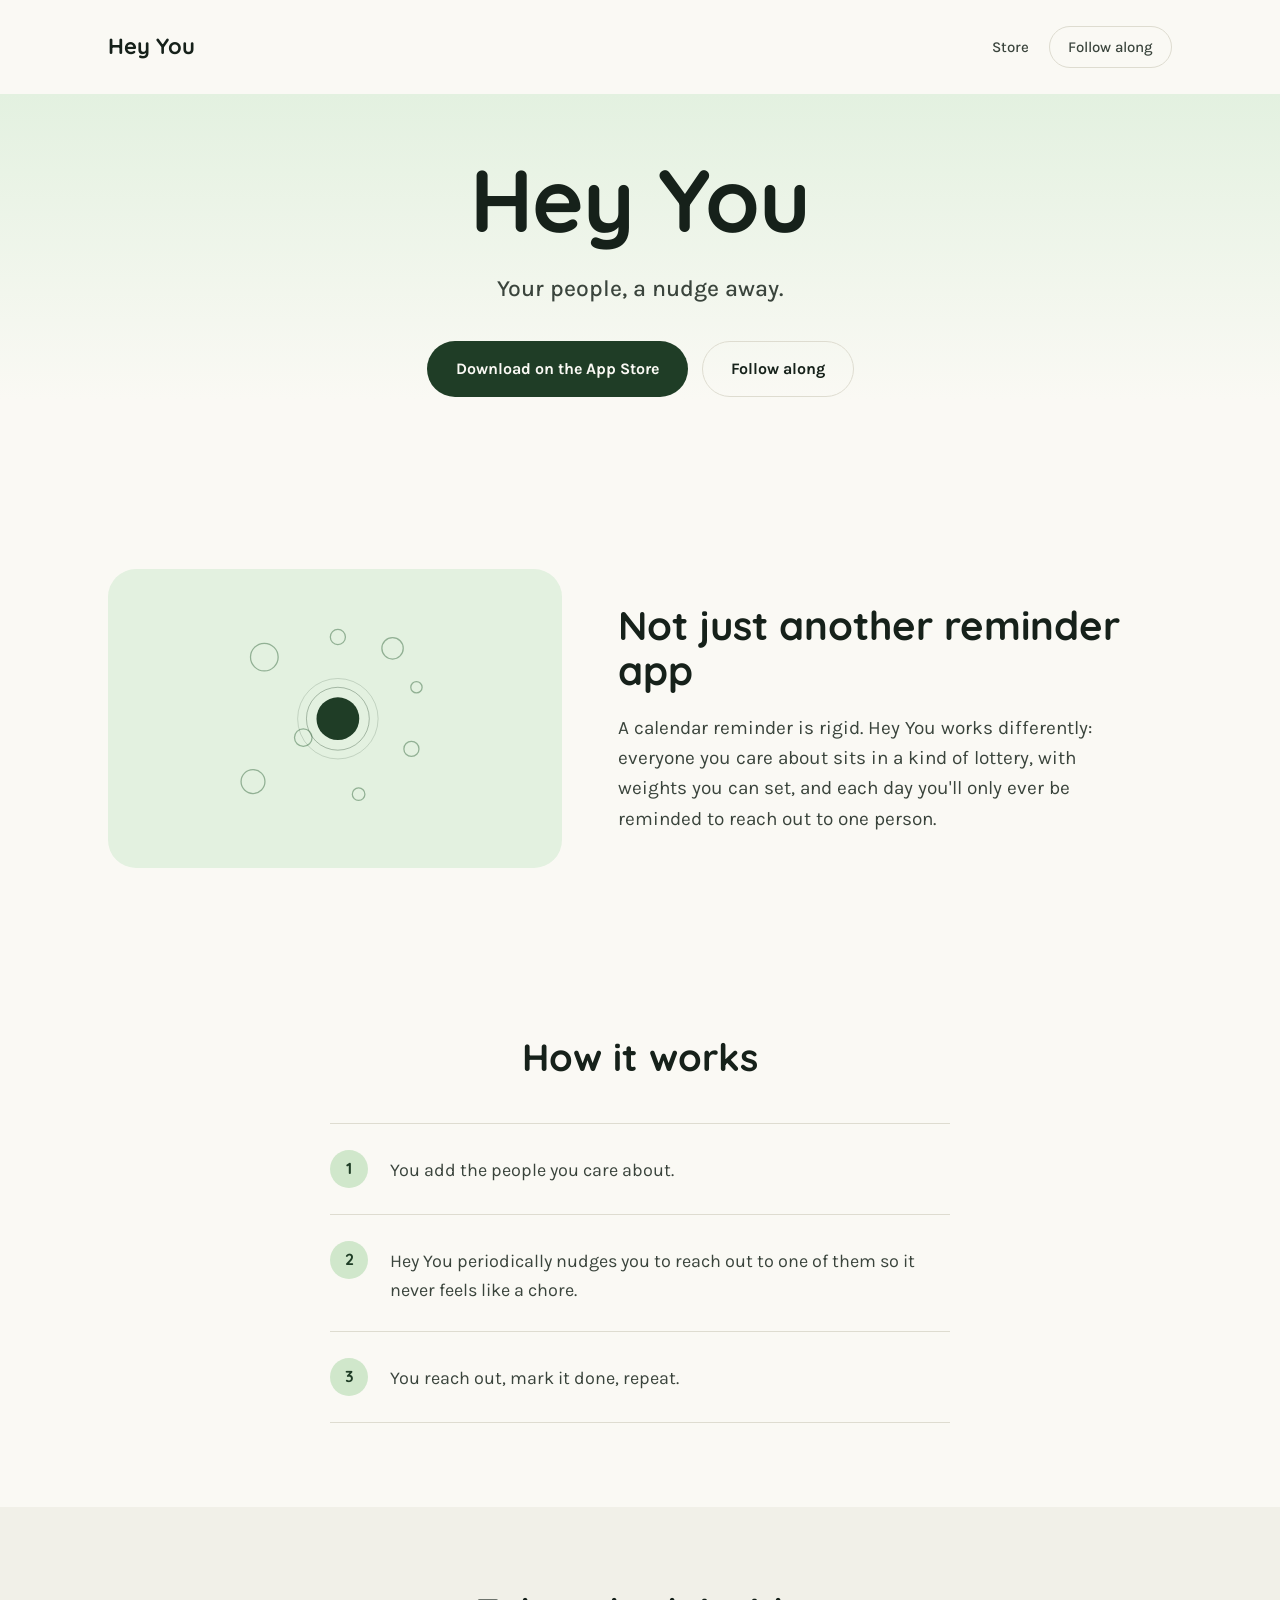
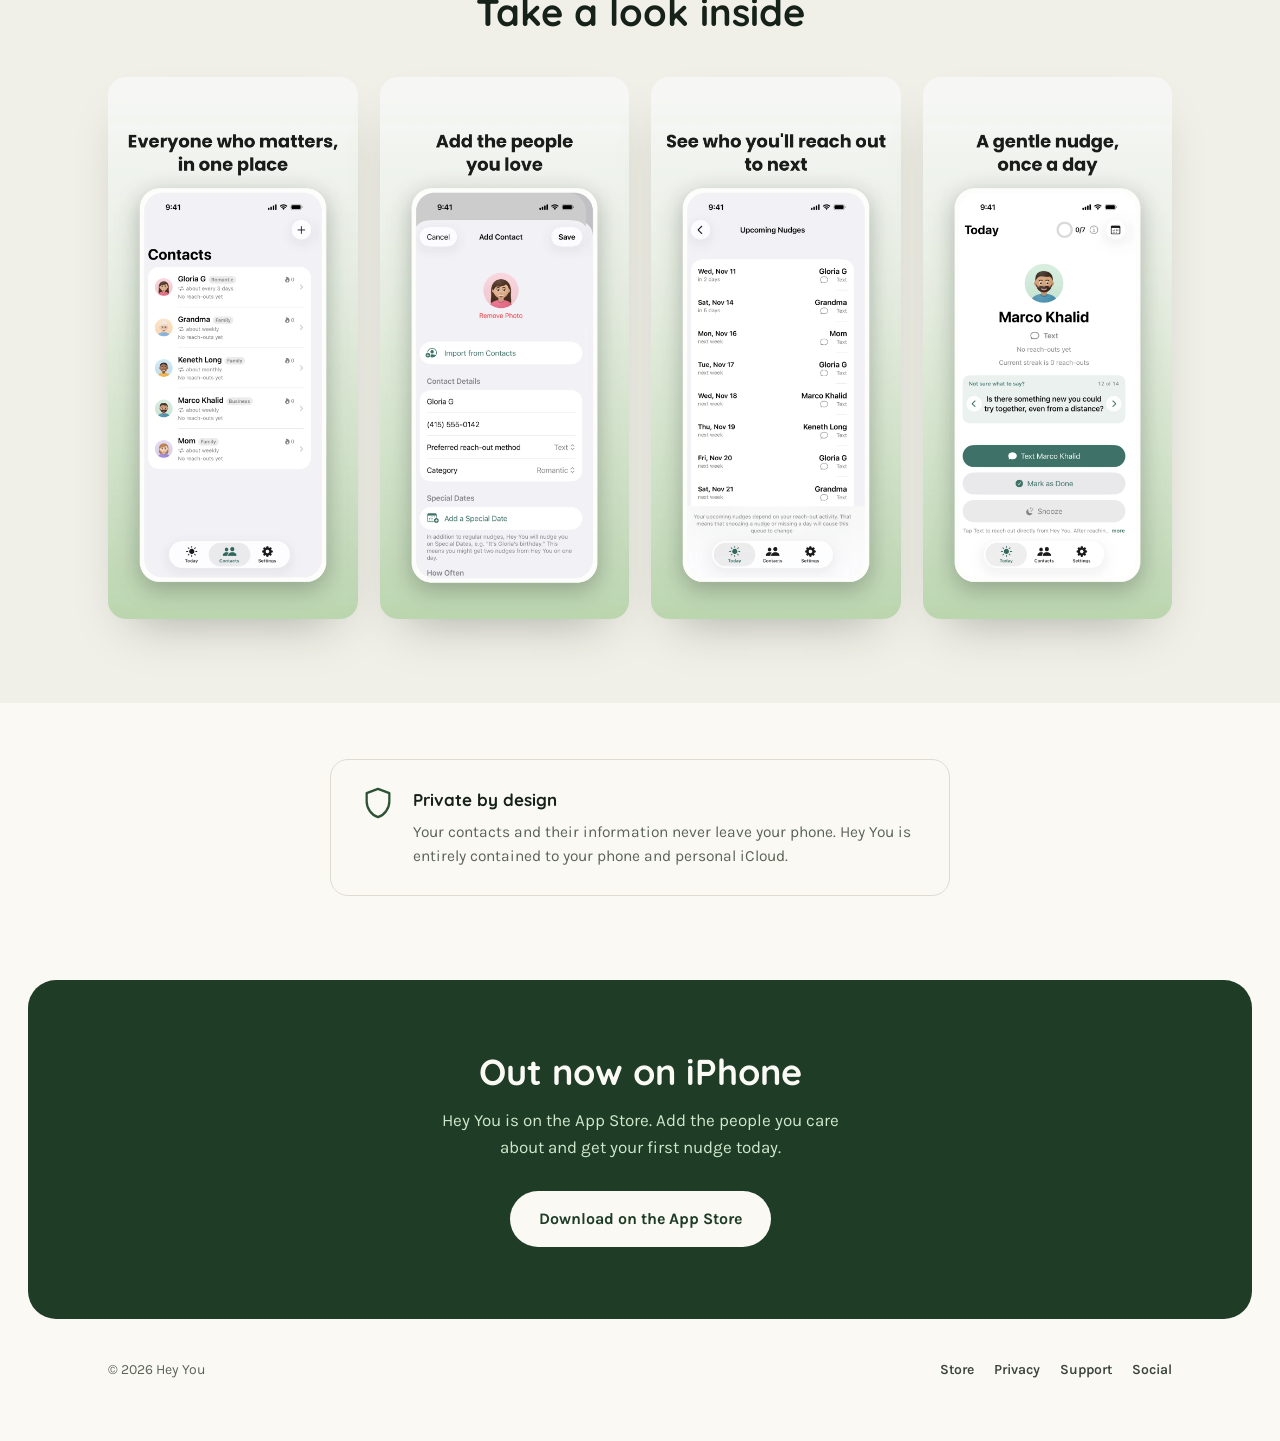
<file: index.html>
<!DOCTYPE html>
<html lang="en">
<head>
<meta charset="UTF-8">
<meta name="viewport" content="width=device-width, initial-scale=1.0">
<title>Hey You — Your people, a nudge away</title>
<meta name="description" content="Hey You nudges you to reach out to one person you care about at a time. Not a rigid reminder — a weighted, organic way to stay close to the people who matter.">
<meta name="apple-itunes-app" content="app-id=6810311287">
<link rel="preconnect" href="https://fonts.googleapis.com">
<link rel="preconnect" href="https://fonts.gstatic.com" crossorigin>
<link href="https://fonts.googleapis.com/css2?family=Quicksand:wght@500;600;700&family=Karla:wght@400;500;700&display=swap" rel="stylesheet">
<style>
  :root {
    --paper: #FAF9F4;
    --paper-dim: #F1F0E8;
    --ink: #16211A;
    --ink-soft: #3A443C;
    --stone: #5B6357;
    --forest-700: #1F3D26;
    --forest-600: #2C5233;
    --forest-500: #3F7048;
    --mint-100: #E3F1E0;
    --mint-200: #D0E7CB;
    --moss-200: #C9DEC8;
    --line: #DEDCD0;
    --max: 1120px;
    --radius-lg: 28px;
    --radius-md: 18px;
  }

  * { box-sizing: border-box; }

  html {
    scroll-padding-top: 90px;
  }

  @media (prefers-reduced-motion: no-preference) {
    html { scroll-behavior: smooth; }
  }

  body {
    margin: 0;
    background: var(--paper);
    color: var(--ink);
    font-family: 'Karla', -apple-system, BlinkMacSystemFont, sans-serif;
    font-size: 17px;
    line-height: 1.6;
    -webkit-font-smoothing: antialiased;
  }

  h1, h2, h3 {
    font-family: 'Quicksand', -apple-system, sans-serif;
    font-weight: 700;
    color: var(--ink);
    margin: 0;
    line-height: 1.12;
  }

  p { margin: 0; }

  a { color: inherit; }

  img { max-width: 100%; display: block; }

  .wrap {
    max-width: var(--max);
    margin: 0 auto;
    padding: 0 28px;
  }

  /* ---------- header ---------- */

  .site-header {
    padding: 26px 0;
  }

  .site-header .wrap {
    display: flex;
    align-items: center;
    justify-content: space-between;
  }

  .wordmark {
    font-family: 'Quicksand', sans-serif;
    font-weight: 700;
    font-size: 22px;
    text-decoration: none;
    color: var(--ink);
  }

  .header-link {
    text-decoration: none;
    font-weight: 500;
    font-size: 15px;
    color: var(--ink-soft);
    padding: 8px 18px;
    border: 1px solid var(--line);
    border-radius: 999px;
    transition: border-color 0.15s ease, color 0.15s ease;
  }

  .header-link:hover,
  .header-link:focus-visible {
    border-color: var(--forest-500);
    color: var(--forest-700);
  }

  .site-nav {
    display: flex;
    align-items: center;
    gap: 6px;
  }

  .nav-link {
    text-decoration: none;
    font-weight: 500;
    font-size: 15px;
    color: var(--ink-soft);
    padding: 8px 14px;
    border-radius: 999px;
  }

  .nav-link:hover,
  .nav-link:focus-visible { color: var(--forest-700); }

  @media (max-width: 480px) {
    .site-header .header-link { display: none; }
  }

  /* ---------- hero ---------- */

  .hero {
    padding: 56px 0 88px;
    background: linear-gradient(180deg, var(--mint-100) 0%, var(--paper) 78%);
  }

  .hero__inner {
    max-width: 640px;
    margin: 0 auto;
    text-align: center;
  }

  .hero__title {
    font-size: clamp(48px, 9vw, 88px);
    letter-spacing: -0.01em;
  }

  .hero__subtitle {
    margin-top: 22px;
    font-size: clamp(19px, 2.6vw, 23px);
    color: var(--ink-soft);
    font-weight: 500;
    max-width: 30ch;
    margin-left: auto;
    margin-right: auto;
  }

  @media (prefers-reduced-motion: no-preference) {
    .hero__title,
    .hero__subtitle,
    .hero__ctas {
      animation: rise 0.7s ease both;
    }
    .hero__subtitle { animation-delay: 0.08s; }
    .hero__ctas { animation-delay: 0.16s; }
  }

  @keyframes rise {
    from { opacity: 0; transform: translateY(14px); }
    to { opacity: 1; transform: translateY(0); }
  }

  .hero__ctas {
    margin-top: 34px;
    display: flex;
    gap: 14px;
    justify-content: center;
    flex-wrap: wrap;
  }

  .btn {
    display: inline-flex;
    align-items: center;
    justify-content: center;
    font-family: 'Karla', sans-serif;
    font-weight: 700;
    font-size: 16px;
    padding: 14px 28px;
    border-radius: 999px;
    text-decoration: none;
    cursor: pointer;
    border: 1px solid transparent;
    transition: transform 0.15s ease, background 0.15s ease, border-color 0.15s ease;
  }

  .btn:hover { transform: translateY(-1px); }

  .btn--primary {
    background: var(--forest-700);
    color: var(--paper);
  }

  .btn--primary:hover,
  .btn--primary:focus-visible {
    background: var(--forest-600);
  }

  .btn--ghost {
    background: transparent;
    color: var(--ink);
    border-color: var(--line);
  }

  .btn--ghost:hover,
  .btn--ghost:focus-visible {
    border-color: var(--forest-500);
    color: var(--forest-700);
  }

  .btn:focus-visible,
  .header-link:focus-visible {
    outline: 2px solid var(--forest-500);
    outline-offset: 3px;
  }

  /* ---------- section shell ---------- */

  section, .privacy { padding: 84px 0; }

  .section__head {
    max-width: 480px;
    margin: 0 0 44px;
  }

  .section__head--center {
    margin-left: auto;
    margin-right: auto;
    text-align: center;
  }

  .section__title {
    font-size: clamp(30px, 4vw, 38px);
  }

  /* ---------- how it works ---------- */

  .how__list {
    max-width: 620px;
    margin: 0 auto;
    display: flex;
    flex-direction: column;
  }

  .how__item {
    display: flex;
    gap: 22px;
    padding: 26px 0;
    border-top: 1px solid var(--line);
  }

  .how__item:last-child {
    border-bottom: 1px solid var(--line);
  }

  .how__index {
    flex: none;
    width: 38px;
    height: 38px;
    border-radius: 50%;
    background: var(--mint-200);
    color: var(--forest-700);
    font-family: 'Quicksand', sans-serif;
    font-weight: 700;
    font-size: 16px;
    display: flex;
    align-items: center;
    justify-content: center;
  }

  .how__text {
    padding-top: 6px;
    font-size: 18px;
    color: var(--ink-soft);
  }

  /* ---------- screens ---------- */

  .screens { background: var(--paper-dim); }

  .screens__grid {
    display: grid;
    grid-template-columns: repeat(4, 1fr);
    gap: 22px;
    align-items: start;
  }

  .screens__grid img {
    border-radius: var(--radius-md);
    box-shadow: 0 24px 48px -24px rgba(22, 33, 26, 0.35);
    width: 100%;
    height: auto;
  }

  @media (max-width: 760px) {
    .screens__grid {
      grid-template-columns: 1fr;
      max-width: 340px;
      margin: 0 auto;
      gap: 40px;
    }
  }

  /* ---------- differentiator ---------- */

  .different__grid {
    display: grid;
    grid-template-columns: 0.9fr 1.1fr;
    gap: 56px;
    align-items: center;
  }

  .different__visual {
    background: var(--mint-100);
    border-radius: var(--radius-lg);
    padding: 24px;
  }

  .different__visual {
    display: flex;
    justify-content: center;
  }

  .different__visual svg {
    width: 62%;
    height: auto;
    display: block;
  }

  .different__title {
    font-size: clamp(30px, 4vw, 40px);
  }

  .different__copy {
    margin-top: 20px;
    font-size: 19px;
    color: var(--ink-soft);
    max-width: 46ch;
  }

  @media (max-width: 800px) {
    .different__grid {
      grid-template-columns: 1fr;
    }
  }

  /* ---------- privacy ---------- */

  .privacy {
    padding: 56px 0 84px;
  }

  .privacy__card {
    max-width: 620px;
    margin: 0 auto;
    padding: 26px 30px;
    border: 1px solid var(--line);
    border-radius: var(--radius-md);
    display: flex;
    gap: 18px;
    align-items: flex-start;
  }

  .privacy__icon {
    flex: none;
    width: 34px;
    height: 34px;
    color: var(--forest-600);
  }

  .privacy__title {
    font-size: 17px;
    font-weight: 700;
    font-family: 'Quicksand', sans-serif;
    margin-bottom: 6px;
  }

  .privacy__text {
    font-size: 15.5px;
    color: var(--stone);
  }

  /* ---------- waitlist ---------- */

  .waitlist {
    background: var(--forest-700);
    color: var(--paper);
    border-radius: var(--radius-lg);
    margin: 0 28px 0;
    padding: 72px 32px;
  }

  .waitlist__inner {
    max-width: 480px;
    margin: 0 auto;
    text-align: center;
  }

  .waitlist__title {
    color: var(--paper);
    font-size: clamp(28px, 4vw, 36px);
  }

  .waitlist__text {
    margin-top: 14px;
    color: var(--mint-200);
    font-size: 17px;
  }

  .waitlist__form {
    margin-top: 30px;
    display: flex;
    gap: 10px;
    flex-wrap: wrap;
    justify-content: center;
  }

  .waitlist__form .btn--primary {
    background: var(--paper);
    color: var(--forest-700);
  }

  .waitlist__form .btn--primary:hover {
    background: var(--mint-100);
  }

  /* ---------- footer ---------- */

  .site-footer {
    padding: 40px 0 60px;
  }

  .site-footer .wrap {
    display: flex;
    justify-content: space-between;
    align-items: center;
    flex-wrap: wrap;
    gap: 12px;
    font-size: 14px;
    color: var(--stone);
  }

  .site-footer a {
    text-decoration: none;
    color: var(--ink-soft);
    font-weight: 600;
  }

  .site-footer a:hover { color: var(--forest-700); }

  .footer-links {
    display: flex;
    flex-wrap: wrap;
    gap: 8px 20px;
  }
</style>
</head>
<body>

<header class="site-header">
  <div class="wrap">
    <a class="wordmark" href="#top">Hey You</a>
    <nav class="site-nav" aria-label="Main">
      <a class="nav-link" href="/store/">Store</a>
      <a class="header-link" href="/links/">Follow along</a>
    </nav>
  </div>
</header>

<main>

  <section class="hero" id="top">
    <div class="wrap hero__inner">
      <h1 class="hero__title">Hey You</h1>
      <p class="hero__subtitle">Your people, a nudge away.</p>
      <div class="hero__ctas">
        <a class="btn btn--primary" href="https://apps.apple.com/us/app/hey-you-call-me-back/id6810311287" target="_blank" rel="noopener">Download on the App Store</a>
        <a class="btn btn--ghost" href="/links/">Follow along</a>
      </div>
    </div>
  </section>

  <section class="different" id="different">
    <div class="wrap different__grid">
      <div class="different__visual" aria-hidden="true">
        <svg viewBox="0 0 400 400" xmlns="http://www.w3.org/2000/svg">
          <circle cx="88" cy="102" r="22" fill="none" stroke="#3F7048" stroke-width="2" opacity="0.5"/>
          <circle cx="150" cy="230" r="14" fill="none" stroke="#3F7048" stroke-width="2" opacity="0.5"/>
          <circle cx="292" cy="88" r="17" fill="none" stroke="#3F7048" stroke-width="2" opacity="0.5"/>
          <circle cx="322" cy="248" r="12" fill="none" stroke="#3F7048" stroke-width="2" opacity="0.5"/>
          <circle cx="70" cy="300" r="19" fill="none" stroke="#3F7048" stroke-width="2" opacity="0.5"/>
          <circle cx="238" cy="320" r="10" fill="none" stroke="#3F7048" stroke-width="2" opacity="0.5"/>
          <circle cx="330" cy="150" r="9" fill="none" stroke="#3F7048" stroke-width="2" opacity="0.5"/>
          <circle cx="205" cy="70" r="12" fill="none" stroke="#3F7048" stroke-width="2" opacity="0.5"/>
          <circle cx="205" cy="200" r="34" fill="#1F3D26"/>
          <circle cx="205" cy="200" r="50" fill="none" stroke="#1F3D26" stroke-width="1.5" opacity="0.35"/>
          <circle cx="205" cy="200" r="64" fill="none" stroke="#1F3D26" stroke-width="1.5" opacity="0.18"/>
        </svg>
      </div>
      <div>
        <h2 class="different__title">Not just another reminder app</h2>
        <p class="different__copy">A calendar reminder is rigid. Hey You works differently: everyone you care about sits in a kind of lottery, with weights you can set, and each day you'll only ever be reminded to reach out to one person.</p>
      </div>
    </div>
  </section>

  <section class="how" id="how">
    <div class="wrap">
      <div class="section__head section__head--center">
        <h2 class="section__title">How it works</h2>
      </div>
      <div class="how__list">
        <div class="how__item">
          <span class="how__index">1</span>
          <p class="how__text">You add the people you care about.</p>
        </div>
        <div class="how__item">
          <span class="how__index">2</span>
          <p class="how__text">Hey You periodically nudges you to reach out to one of them so it never feels like a chore.</p>
        </div>
        <div class="how__item">
          <span class="how__index">3</span>
          <p class="how__text">You reach out, mark it done, repeat.</p>
        </div>
      </div>
    </div>
  </section>

  <section class="screens" id="screens">
    <div class="wrap">
      <div class="section__head section__head--center">
        <h2 class="section__title">Take a look inside</h2>
      </div>
      <div class="screens__grid">
        <img src="images/contacts.webp" width="920" height="2000" loading="lazy" alt="Hey You contacts list showing five people, each with a category and how often you'd like to reach them">
        <img src="images/add-contact.webp" width="920" height="2000" loading="lazy" alt="Hey You add contact screen with photo, name, phone number, preferred reach-out method, category, and special dates">
        <img src="images/upcoming.webp" width="920" height="2000" loading="lazy" alt="Hey You upcoming nudges screen listing who you'll reach out to next and when">
        <img src="images/today.webp" width="920" height="2000" loading="lazy" alt="Hey You today screen nudging you to text Marco Khalid, with a conversation prompt, mark as done, and snooze">
      </div>
    </div>
  </section>

  <aside class="privacy" id="privacy">
    <div class="wrap">
      <div class="privacy__card">
        <svg class="privacy__icon" viewBox="0 0 24 24" fill="none" xmlns="http://www.w3.org/2000/svg" aria-hidden="true">
          <path d="M12 2L4 5V11C4 16 7.5 20.5 12 22C16.5 20.5 20 16 20 11V5L12 2Z" stroke="currentColor" stroke-width="1.6" stroke-linejoin="round"/>
        </svg>
        <div>
          <p class="privacy__title">Private by design</p>
          <p class="privacy__text">Your contacts and their information never leave your phone. Hey You is entirely contained to your phone and personal iCloud.</p>
        </div>
      </div>
    </div>
  </aside>

  <section class="waitlist" id="download">
    <div class="wrap waitlist__inner">
      <h2 class="waitlist__title">Out now on iPhone</h2>
      <p class="waitlist__text">Hey You is on the App Store. Add the people you care about and get your first nudge today.</p>
      <div class="waitlist__form">
        <a class="btn btn--primary" href="https://apps.apple.com/us/app/hey-you-call-me-back/id6810311287" target="_blank" rel="noopener">Download on the App Store</a>
      </div>
    </div>
  </section>

</main>

<footer class="site-footer">
  <div class="wrap">
    <span>&copy; 2026 Hey You</span>
    <span class="footer-links">
      <a href="/store/">Store</a>
      <a href="/privacy/">Privacy</a>
      <a href="/support/">Support</a>
      <a href="/links/">Social</a>
    </span>
  </div>
</footer>

</body>
</html>
</file>
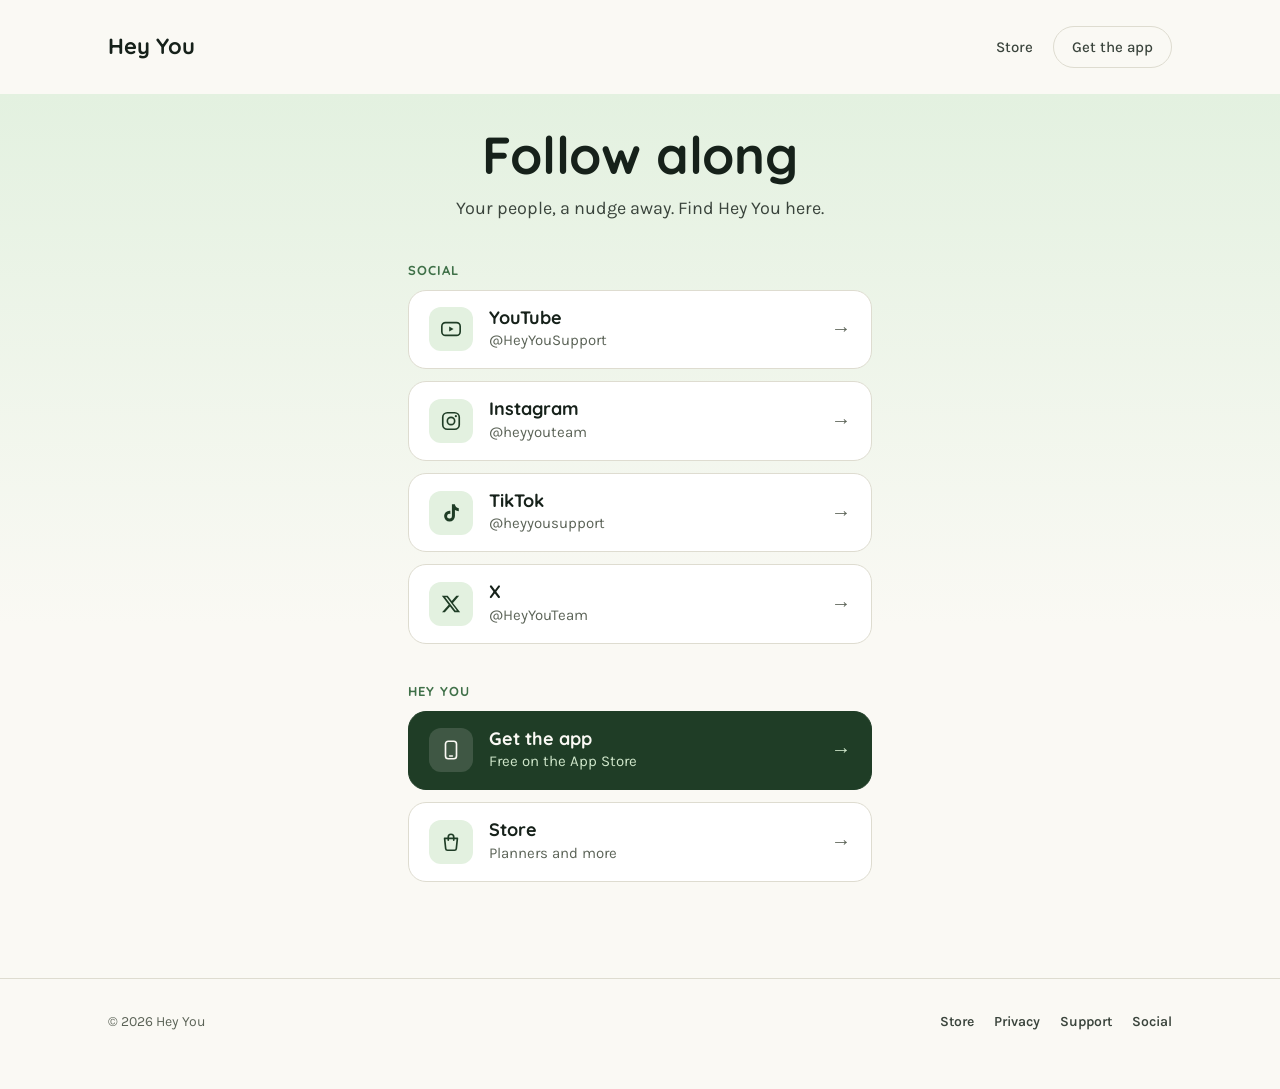
<file: links/index.html>
<!DOCTYPE html>
<html lang="en">
<head>
<meta charset="UTF-8">
<meta name="viewport" content="width=device-width, initial-scale=1.0">
<title>Follow Hey You</title>
<meta name="description" content="Follow Hey You on YouTube, Instagram, TikTok, and X.">
<meta property="og:title" content="Follow Hey You">
<meta property="og:description" content="Hey You on YouTube, Instagram, TikTok, and X.">
<meta property="og:url" content="https://get-hey-you.com/links/">
<link rel="preconnect" href="https://fonts.googleapis.com">
<link rel="preconnect" href="https://fonts.gstatic.com" crossorigin>
<link href="https://fonts.googleapis.com/css2?family=Quicksand:wght@500;600;700&family=Karla:wght@400;500;700&display=swap" rel="stylesheet">
<link rel="stylesheet" href="/store/store.css">
<style>
  .links {
    padding: 32px 0 96px;
    background: linear-gradient(180deg, var(--mint-100) 0%, var(--paper) 60%);
  }

  .links__inner {
    max-width: 520px;
    margin: 0 auto;
  }

  .links__title {
    font-size: clamp(36px, 7vw, 52px);
    text-align: center;
  }

  .links__text {
    margin-top: 10px;
    text-align: center;
    font-size: 18px;
    color: var(--ink-soft);
  }

  .links__group-title {
    margin: 40px 0 12px;
    font-size: 13px;
    font-weight: 700;
    letter-spacing: 0.08em;
    text-transform: uppercase;
    color: var(--forest-500);
  }

  .link-list {
    list-style: none;
    margin: 0;
    padding: 0;
    display: flex;
    flex-direction: column;
    gap: 12px;
  }

  .link-row {
    display: flex;
    align-items: center;
    gap: 16px;
    padding: 16px 20px;
    background: #fff;
    border: 1px solid var(--line);
    border-radius: var(--radius-md);
    text-decoration: none;
    color: var(--ink);
    transition: transform 0.15s ease, box-shadow 0.15s ease, border-color 0.15s ease;
  }

  .link-row:hover {
    transform: translateY(-2px);
    box-shadow: var(--shadow);
    border-color: transparent;
  }

  .link-row:focus-visible {
    outline: 2px solid var(--forest-500);
    outline-offset: 3px;
  }

  .link-row__icon {
    flex: none;
    width: 44px;
    height: 44px;
    border-radius: 12px;
    background: var(--mint-100);
    color: var(--forest-700);
    display: flex;
    align-items: center;
    justify-content: center;
  }

  .link-row__icon svg { width: 22px; height: 22px; }

  .link-row__text { flex: 1; min-width: 0; }

  .link-row__name {
    display: block;
    font-family: 'Quicksand', sans-serif;
    font-weight: 700;
    font-size: 18px;
    line-height: 1.2;
  }

  .link-row__handle {
    display: block;
    font-size: 15px;
    color: var(--stone);
  }

  .link-row__arrow {
    flex: none;
    color: var(--stone);
    font-size: 20px;
  }

  .link-row--feature {
    background: var(--forest-700);
    border-color: var(--forest-700);
    color: var(--paper);
  }

  .link-row--feature .link-row__icon {
    background: rgba(250, 249, 244, 0.14);
    color: var(--paper);
  }

  .link-row--feature .link-row__handle,
  .link-row--feature .link-row__arrow { color: var(--mint-200); }
</style>
</head>
<body>

<header class="site-header">
  <div class="wrap">
    <a class="wordmark" href="/">Hey You</a>
    <nav class="site-nav" aria-label="Main">
      <a class="nav-link" href="/store/">Store</a>
      <a class="header-link" href="https://apps.apple.com/us/app/hey-you-call-me-back/id6810311287" target="_blank" rel="noopener">Get the app</a>
    </nav>
  </div>
</header>

<main class="links">
  <div class="wrap links__inner">
    <h1 class="links__title">Follow along</h1>
    <p class="links__text">Your people, a nudge away. Find Hey You here.</p>

    <h2 class="links__group-title">Social</h2>
    <ul class="link-list">
      <li>
        <a class="link-row" href="https://www.youtube.com/@HeyYouSupport" target="_blank" rel="noopener">
          <span class="link-row__icon" aria-hidden="true">
            <svg viewBox="0 0 24 24" fill="none"><rect x="2" y="5" width="20" height="14" rx="4" stroke="currentColor" stroke-width="1.8"/><path d="M10 9.2v5.6l4.8-2.8L10 9.2z" fill="currentColor"/></svg>
          </span>
          <span class="link-row__text">
            <span class="link-row__name">YouTube</span>
            <span class="link-row__handle">@HeyYouSupport</span>
          </span>
          <span class="link-row__arrow" aria-hidden="true">&rarr;</span>
        </a>
      </li>
      <li>
        <a class="link-row" href="https://www.instagram.com/heyyouteam/" target="_blank" rel="noopener">
          <span class="link-row__icon" aria-hidden="true">
            <svg viewBox="0 0 24 24" fill="none"><rect x="3" y="3" width="18" height="18" rx="5" stroke="currentColor" stroke-width="1.8"/><circle cx="12" cy="12" r="4" stroke="currentColor" stroke-width="1.8"/><circle cx="17.3" cy="6.7" r="1.2" fill="currentColor"/></svg>
          </span>
          <span class="link-row__text">
            <span class="link-row__name">Instagram</span>
            <span class="link-row__handle">@heyyouteam</span>
          </span>
          <span class="link-row__arrow" aria-hidden="true">&rarr;</span>
        </a>
      </li>
      <li>
        <a class="link-row" href="https://www.tiktok.com/@heyyousupport" target="_blank" rel="noopener">
          <span class="link-row__icon" aria-hidden="true">
            <svg viewBox="0 0 24 24"><path d="M16.2 2.5c.4 2.4 1.9 4 4.3 4.3v3.3c-1.6 0-3-.5-4.2-1.3v6.6a5.9 5.9 0 1 1-5.9-5.9c.3 0 .6 0 .9.1v3.4a2.6 2.6 0 1 0 1.7 2.4V2.5h3.2z" fill="currentColor"/></svg>
          </span>
          <span class="link-row__text">
            <span class="link-row__name">TikTok</span>
            <span class="link-row__handle">@heyyousupport</span>
          </span>
          <span class="link-row__arrow" aria-hidden="true">&rarr;</span>
        </a>
      </li>
      <li>
        <a class="link-row" href="https://x.com/HeyYouTeam" target="_blank" rel="noopener">
          <span class="link-row__icon" aria-hidden="true">
            <svg viewBox="0 0 24 24"><path d="M17.8 3h3.1l-6.8 7.8L22 21h-6.2l-4.9-6.4L5.3 21H2.2l7.3-8.3L2 3h6.4l4.4 5.8L17.8 3zm-1.1 16.2h1.7L7.4 4.7H5.6l11.1 14.5z" fill="currentColor"/></svg>
          </span>
          <span class="link-row__text">
            <span class="link-row__name">X</span>
            <span class="link-row__handle">@HeyYouTeam</span>
          </span>
          <span class="link-row__arrow" aria-hidden="true">&rarr;</span>
        </a>
      </li>
    </ul>

    <h2 class="links__group-title">Hey You</h2>
    <ul class="link-list">
      <li>
        <a class="link-row link-row--feature" href="https://apps.apple.com/us/app/hey-you-call-me-back/id6810311287" target="_blank" rel="noopener">
          <span class="link-row__icon" aria-hidden="true">
            <svg viewBox="0 0 24 24" fill="none"><rect x="6" y="2.5" width="12" height="19" rx="3" stroke="currentColor" stroke-width="1.8"/><path d="M10.5 18.5h3" stroke="currentColor" stroke-width="1.8" stroke-linecap="round"/></svg>
          </span>
          <span class="link-row__text">
            <span class="link-row__name">Get the app</span>
            <span class="link-row__handle">Free on the App Store</span>
          </span>
          <span class="link-row__arrow" aria-hidden="true">&rarr;</span>
        </a>
      </li>
      <li>
        <a class="link-row" href="/store/">
          <span class="link-row__icon" aria-hidden="true">
            <svg viewBox="0 0 24 24" fill="none"><path d="M5 8h14l-1.2 11.2a2 2 0 0 1-2 1.8H8.2a2 2 0 0 1-2-1.8L5 8z" stroke="currentColor" stroke-width="1.8" stroke-linejoin="round"/><path d="M9 10V6.5a3 3 0 0 1 6 0V10" stroke="currentColor" stroke-width="1.8" stroke-linecap="round"/></svg>
          </span>
          <span class="link-row__text">
            <span class="link-row__name">Store</span>
            <span class="link-row__handle">Planners and more</span>
          </span>
          <span class="link-row__arrow" aria-hidden="true">&rarr;</span>
        </a>
      </li>
    </ul>
  </div>
</main>

<footer class="site-footer">
  <div class="wrap">
    <span>&copy; 2026 Hey You</span>
    <span class="footer-links">
      <a href="/store/">Store</a>
      <a href="/privacy/">Privacy</a>
      <a href="/support/">Support</a>
      <a href="/links/">Social</a>
    </span>
  </div>
</footer>

</body>
</html>
</file>
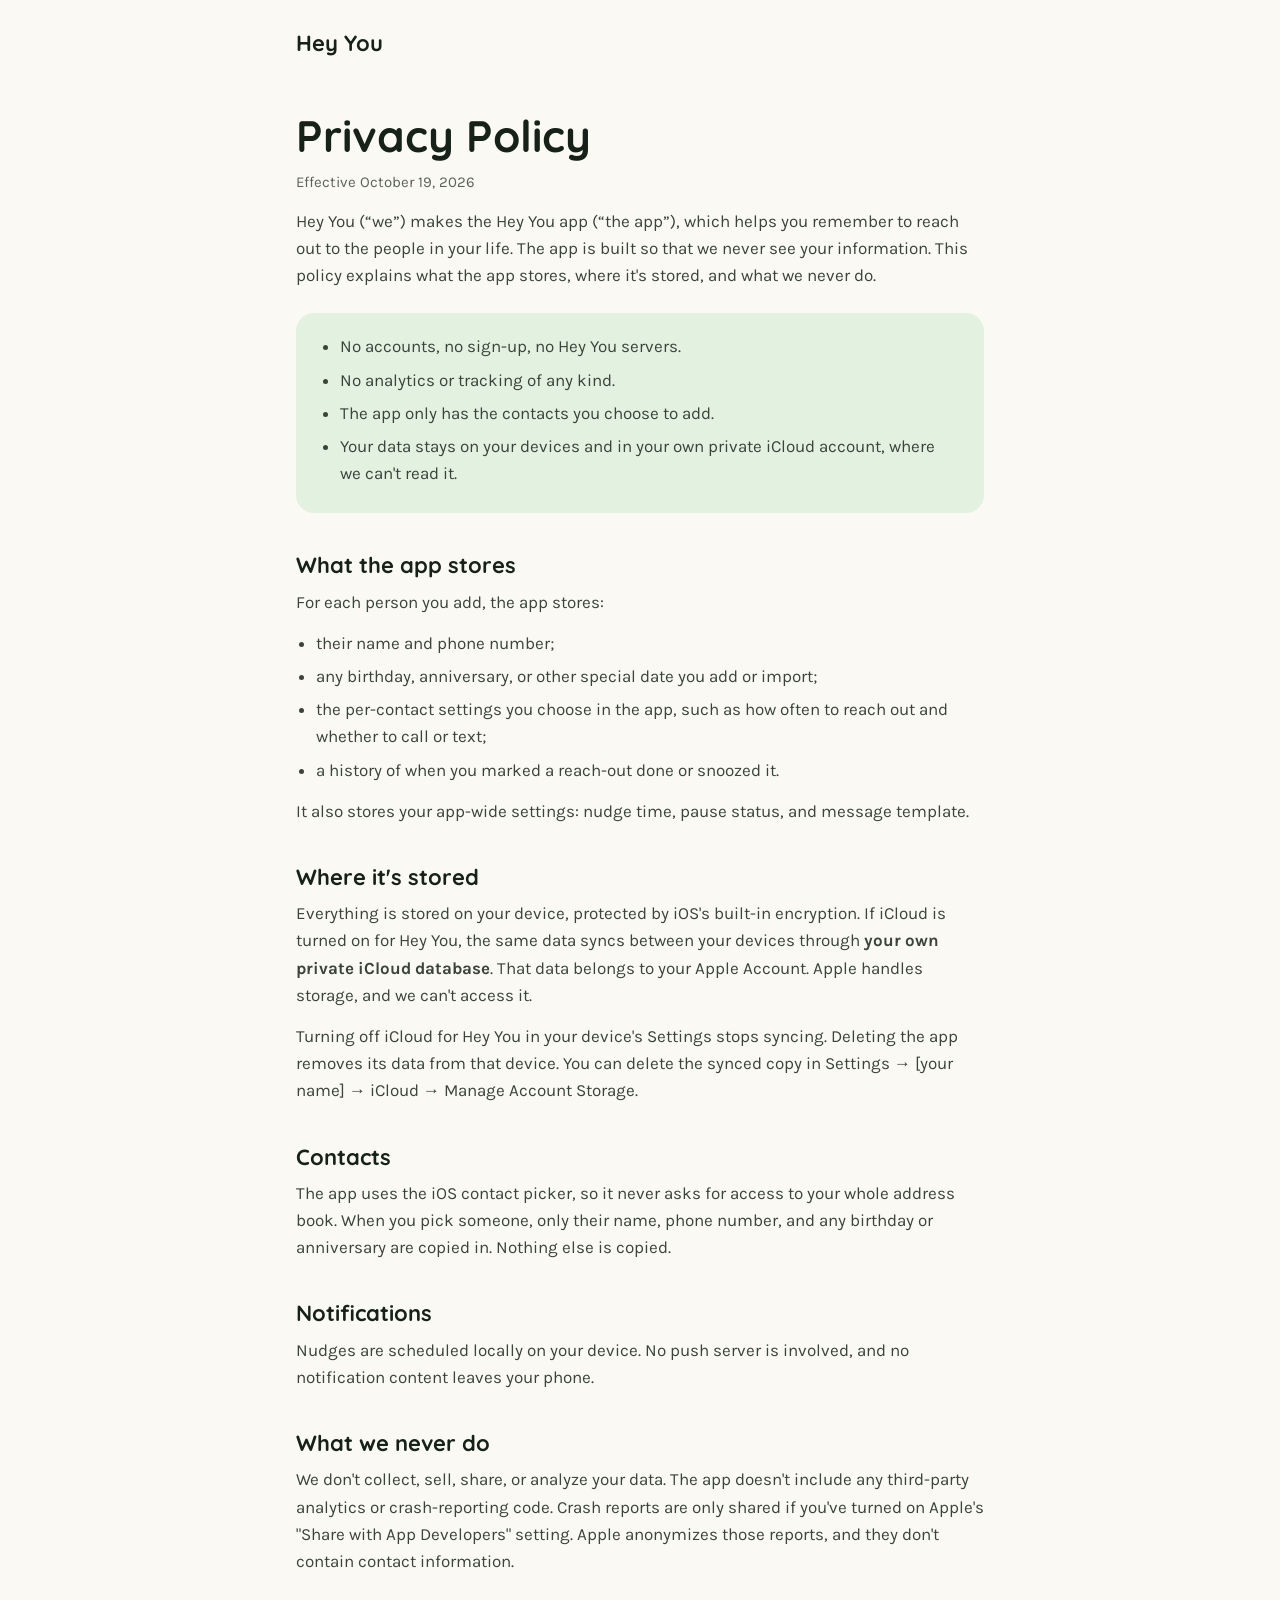
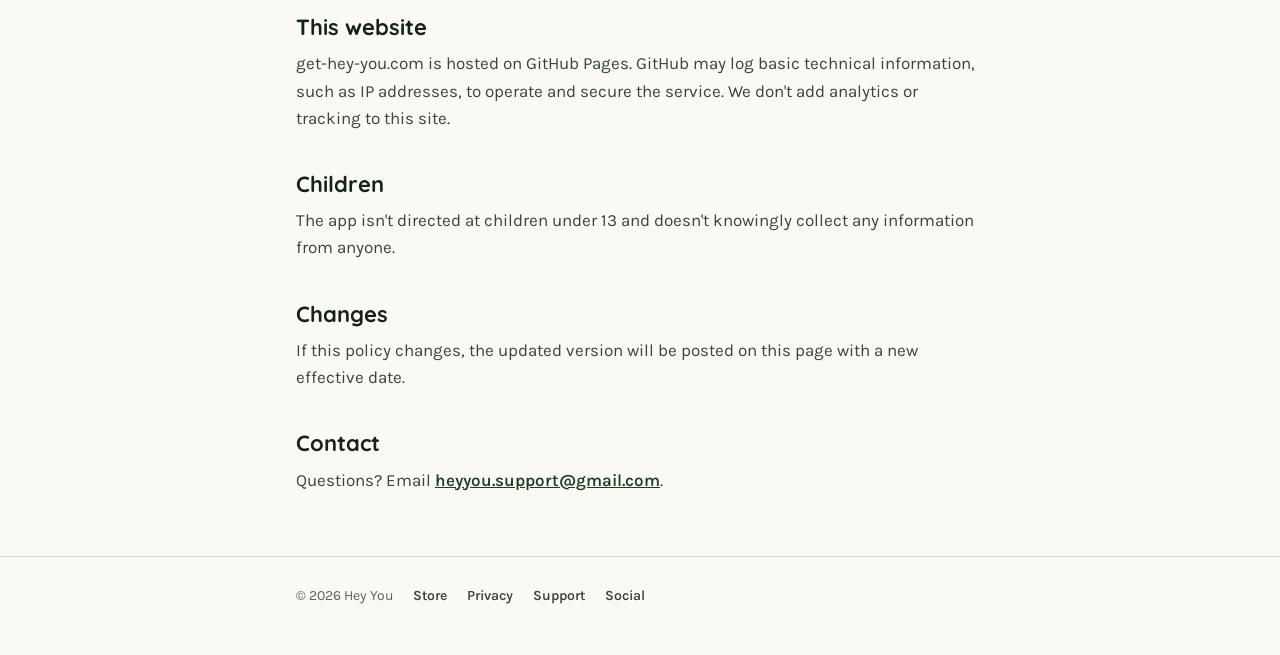
<file: privacy/index.html>
<!DOCTYPE html>
<html lang="en">
<head>
<meta charset="UTF-8">
<meta name="viewport" content="width=device-width, initial-scale=1.0">
<title>Privacy Policy — Hey You</title>
<meta name="description" content="How Hey You handles your data: no accounts, no tracking, and only the contacts you choose, kept on your devices and in your own iCloud.">
<link rel="preconnect" href="https://fonts.googleapis.com">
<link rel="preconnect" href="https://fonts.gstatic.com" crossorigin>
<link href="https://fonts.googleapis.com/css2?family=Quicksand:wght@500;600;700&family=Karla:wght@400;500;700&display=swap" rel="stylesheet">
<link rel="stylesheet" href="/legal.css">
</head>
<body>

<header class="site-header">
  <div class="wrap">
    <a class="wordmark" href="/">Hey You</a>
  </div>
</header>

<main>
<div class="wrap">
<h1>Privacy Policy</h1>
<p class="meta">Effective October 19, 2026</p>

<p>Hey You (“we”) makes the Hey You app (“the app”), which helps you remember to reach out to the people in your life. The app is built so that we never see your information. This policy explains what the app stores, where it's stored, and what we never do.</p>

<div class="summary">
<ul>
  <li>No accounts, no sign-up, no Hey You servers.</li>
  <li>No analytics or tracking of any kind.</li>
  <li>The app only has the contacts you choose to add.</li>
  <li>Your data stays on your devices and in your own private iCloud account, where we can't read it.</li>
</ul>
</div>

<h2>What the app stores</h2>
<p>For each person you add, the app stores:</p>
<ul>
  <li>their name and phone number;</li>
  <li>any birthday, anniversary, or other special date you add or import;</li>
  <li>the per-contact settings you choose in the app, such as how often to reach out and whether to call or text;</li>
  <li>a history of when you marked a reach-out done or snoozed it.</li>
</ul>
<p>It also stores your app-wide settings: nudge time, pause status, and message template.</p>

<h2>Where it's stored</h2>
<p>Everything is stored on your device, protected by iOS's built-in encryption. If iCloud is turned on for Hey You, the same data syncs between your devices through <strong>your own private iCloud database</strong>. That data belongs to your Apple Account. Apple handles storage, and we can't access it.</p>
<p>Turning off iCloud for Hey You in your device's Settings stops syncing. Deleting the app removes its data from that device. You can delete the synced copy in Settings → [your name] → iCloud → Manage Account Storage.</p>

<h2>Contacts</h2>
<p>The app uses the iOS contact picker, so it never asks for access to your whole address book. When you pick someone, only their name, phone number, and any birthday or anniversary are copied in. Nothing else is copied.</p>

<h2>Notifications</h2>
<p>Nudges are scheduled locally on your device. No push server is involved, and no notification content leaves your phone.</p>

<h2>What we never do</h2>
<p>We don't collect, sell, share, or analyze your data. The app doesn't include any third-party analytics or crash-reporting code. Crash reports are only shared if you've turned on Apple's "Share with App Developers" setting. Apple anonymizes those reports, and they don't contain contact information.</p>

<h2>This website</h2>
<p>get-hey-you.com is hosted on GitHub Pages. GitHub may log basic technical information, such as IP addresses, to operate and secure the service. We don't add analytics or tracking to this site.</p>

<h2>Children</h2>
<p>The app isn't directed at children under 13 and doesn't knowingly collect any information from anyone.</p>

<h2>Changes</h2>
<p>If this policy changes, the updated version will be posted on this page with a new effective date.</p>

<h2>Contact</h2>
<p>Questions? Email <a href="mailto:heyyou.support@gmail.com">heyyou.support@gmail.com</a>.</p>
</div>
</main>

<footer class="site-footer">
  <div class="wrap">
    <span>&copy; 2026 Hey You</span>
    <a href="/store/">Store</a>
    <a href="/privacy/">Privacy</a>
    <a href="/support/">Support</a>
    <a href="/links/">Social</a>
  </div>
</footer>

</body>
</html>
</file>
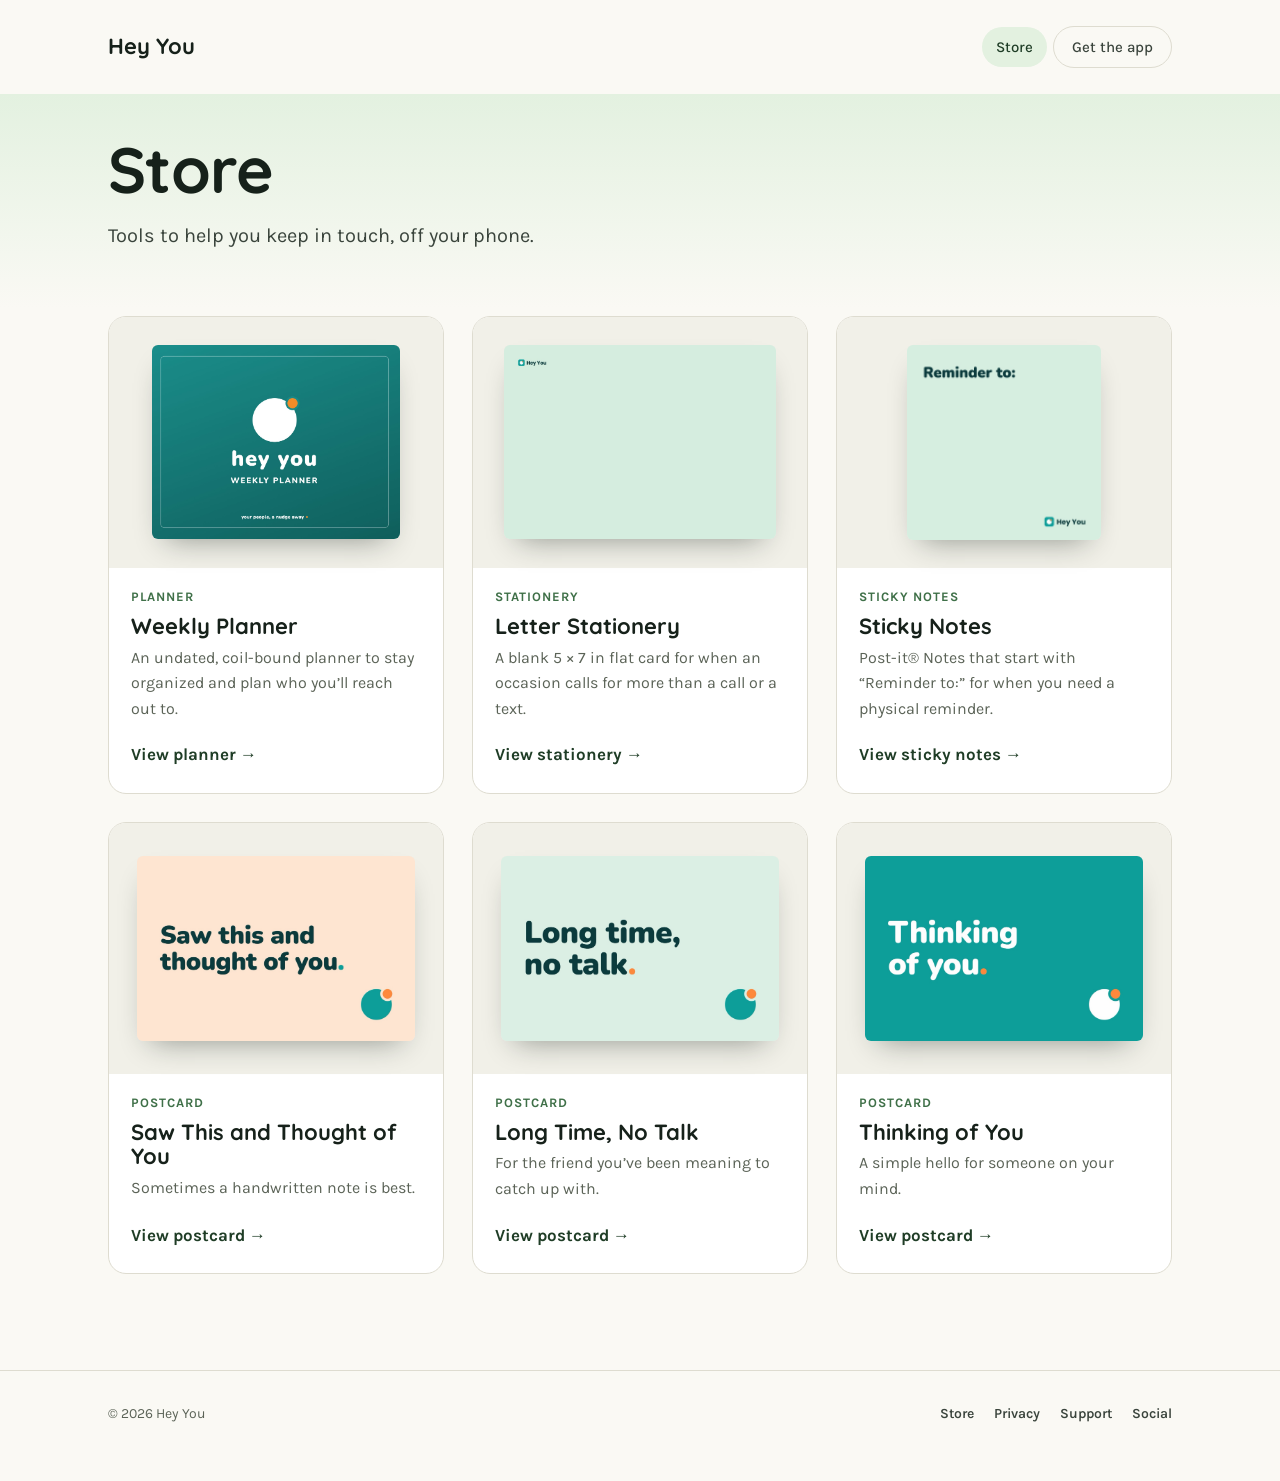
<file: store/index.html>
<!DOCTYPE html>
<html lang="en">
<head>
<meta charset="UTF-8">
<meta name="viewport" content="width=device-width, initial-scale=1.0">
<title>Store — Hey You</title>
<meta name="description" content="Hey You planners, stationery, sticky notes, and postcards: tools to help you keep in touch, off your phone.">
<meta property="og:title" content="Hey You Store">
<meta property="og:description" content="Tools to help you keep in touch, off your phone.">
<meta property="og:image" content="https://get-hey-you.com/store/weekly-planner/images/cover.jpg">
<meta property="og:url" content="https://get-hey-you.com/store/">
<link rel="preconnect" href="https://fonts.googleapis.com">
<link rel="preconnect" href="https://fonts.gstatic.com" crossorigin>
<link href="https://fonts.googleapis.com/css2?family=Quicksand:wght@500;600;700&family=Karla:wght@400;500;700&display=swap" rel="stylesheet">
<link rel="stylesheet" href="/store/store.css">
</head>
<body>

<header class="site-header">
  <div class="wrap">
    <a class="wordmark" href="/">Hey You</a>
    <nav class="site-nav" aria-label="Main">
      <a class="nav-link" href="/store/" aria-current="page">Store</a>
      <a class="header-link" href="https://apps.apple.com/us/app/hey-you-call-me-back/id6810311287" target="_blank" rel="noopener">Get the app</a>
    </nav>
  </div>
</header>

<main>

  <section class="store-intro">
    <div class="wrap">
      <h1 class="store-intro__title">Store</h1>
      <p class="store-intro__text">Tools to help you keep in touch, off your phone.</p>
    </div>
  </section>

  <section class="store-grid-section" aria-label="Products">
    <div class="wrap">
      <div class="product-grid">

        <!-- One card per product. Copy this block for each new product. -->
        <a class="product-card" href="/store/weekly-planner/">
          <div class="product-card__media">
            <img src="/store/weekly-planner/images/cover.jpg" width="1600" height="1258" alt="Hey You Weekly Planner cover">
          </div>
          <div class="product-card__body">
            <span class="product-card__kind">Planner</span>
            <h2 class="product-card__name">Weekly Planner</h2>
            <p class="product-card__blurb">An undated, coil-bound planner to stay organized and plan who you’ll reach out to.</p>
            <span class="product-card__cta">View planner &rarr;</span>
          </div>
        </a>

        <a class="product-card" href="/store/stationery/">
          <div class="product-card__media">
            <img src="/store/stationery/images/green-side.jpg" width="1600" height="1143" alt="Hey You letter stationery, green side" loading="lazy">
          </div>
          <div class="product-card__body">
            <span class="product-card__kind">Stationery</span>
            <h2 class="product-card__name">Letter Stationery</h2>
            <p class="product-card__blurb">A blank 5 × 7 in flat card for when an occasion calls for more than a call or a text.</p>
            <span class="product-card__cta">View stationery &rarr;</span>
          </div>
        </a>

        <a class="product-card" href="/store/sticky-notes/">
          <div class="product-card__media">
            <img src="/store/sticky-notes/images/sticky-note.jpg" width="1600" height="1600" alt="Hey You sticky note that reads Reminder to:" loading="lazy">
          </div>
          <div class="product-card__body">
            <span class="product-card__kind">Sticky notes</span>
            <h2 class="product-card__name">Sticky Notes</h2>
            <p class="product-card__blurb">Post-it® Notes that start with “Reminder to:” for when you need a physical reminder.</p>
            <span class="product-card__cta">View sticky notes &rarr;</span>
          </div>
        </a>

        <a class="product-card" href="/store/postcards/#saw-this">
          <div class="product-card__media">
            <img src="/store/postcards/images/saw-this.jpg" width="1600" height="1067" alt="Postcard reading Saw this and thought of you" loading="lazy">
          </div>
          <div class="product-card__body">
            <span class="product-card__kind">Postcard</span>
            <h2 class="product-card__name">Saw This and Thought of You</h2>
            <p class="product-card__blurb">Sometimes a handwritten note is best.</p>
            <span class="product-card__cta">View postcard &rarr;</span>
          </div>
        </a>

        <a class="product-card" href="/store/postcards/#long-time">
          <div class="product-card__media">
            <img src="/store/postcards/images/long-time.jpg" width="1600" height="1067" alt="Postcard reading Long time, no talk" loading="lazy">
          </div>
          <div class="product-card__body">
            <span class="product-card__kind">Postcard</span>
            <h2 class="product-card__name">Long Time, No Talk</h2>
            <p class="product-card__blurb">For the friend you’ve been meaning to catch up with.</p>
            <span class="product-card__cta">View postcard &rarr;</span>
          </div>
        </a>

        <a class="product-card" href="/store/postcards/#thinking-of-you">
          <div class="product-card__media">
            <img src="/store/postcards/images/thinking-of-you.jpg" width="1600" height="1067" alt="Postcard reading Thinking of you" loading="lazy">
          </div>
          <div class="product-card__body">
            <span class="product-card__kind">Postcard</span>
            <h2 class="product-card__name">Thinking of You</h2>
            <p class="product-card__blurb">A simple hello for someone on your mind.</p>
            <span class="product-card__cta">View postcard &rarr;</span>
          </div>
        </a>

      </div>
    </div>
  </section>

</main>

<footer class="site-footer">
  <div class="wrap">
    <span>&copy; 2026 Hey You</span>
    <span class="footer-links">
      <a href="/store/">Store</a>
      <a href="/privacy/">Privacy</a>
      <a href="/support/">Support</a>
      <a href="/links/">Social</a>
    </span>
  </div>
</footer>

</body>
</html>
</file>
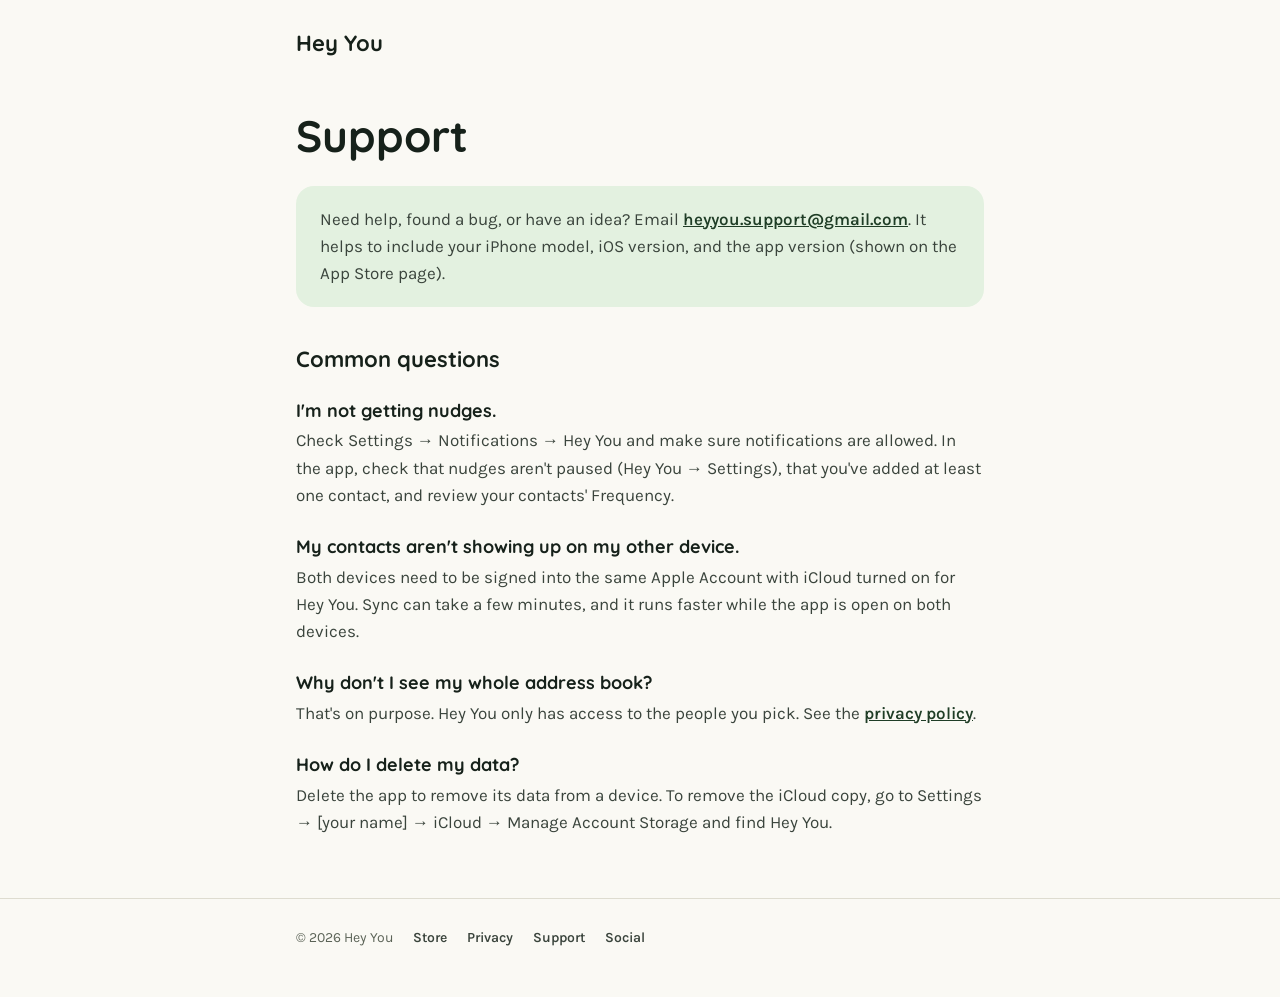
<file: support/index.html>
<!DOCTYPE html>
<html lang="en">
<head>
<meta charset="UTF-8">
<meta name="viewport" content="width=device-width, initial-scale=1.0">
<title>Support — Hey You</title>
<meta name="description" content="Get help with Hey You: contact support and answers to common questions.">
<link rel="preconnect" href="https://fonts.googleapis.com">
<link rel="preconnect" href="https://fonts.gstatic.com" crossorigin>
<link href="https://fonts.googleapis.com/css2?family=Quicksand:wght@500;600;700&family=Karla:wght@400;500;700&display=swap" rel="stylesheet">
<link rel="stylesheet" href="/legal.css">
</head>
<body>

<header class="site-header">
  <div class="wrap">
    <a class="wordmark" href="/">Hey You</a>
  </div>
</header>

<main>
<div class="wrap">
<h1>Support</h1>

<div class="summary">
<p style="margin:0">Need help, found a bug, or have an idea? Email <a href="mailto:heyyou.support@gmail.com">heyyou.support@gmail.com</a>. It helps to include your iPhone model, iOS version, and the app version (shown on the App Store page).</p>
</div>

<h2>Common questions</h2>

<h3>I'm not getting nudges.</h3>
<p>Check Settings → Notifications → Hey You and make sure notifications are allowed. In the app, check that nudges aren't paused (Hey You → Settings), that you've added at least one contact, and review your contacts' Frequency.</p>

<h3>My contacts aren't showing up on my other device.</h3>
<p>Both devices need to be signed into the same Apple Account with iCloud turned on for Hey You. Sync can take a few minutes, and it runs faster while the app is open on both devices.</p>

<h3>Why don't I see my whole address book?</h3>
<p>That's on purpose. Hey You only has access to the people you pick. See the <a href="/privacy/">privacy policy</a>.</p>

<h3>How do I delete my data?</h3>
<p>Delete the app to remove its data from a device. To remove the iCloud copy, go to Settings → [your name] → iCloud → Manage Account Storage and find Hey You.</p>
</div>
</main>

<footer class="site-footer">
  <div class="wrap">
    <span>&copy; 2026 Hey You</span>
    <a href="/store/">Store</a>
    <a href="/privacy/">Privacy</a>
    <a href="/support/">Support</a>
    <a href="/links/">Social</a>
  </div>
</footer>

</body>
</html>
</file>
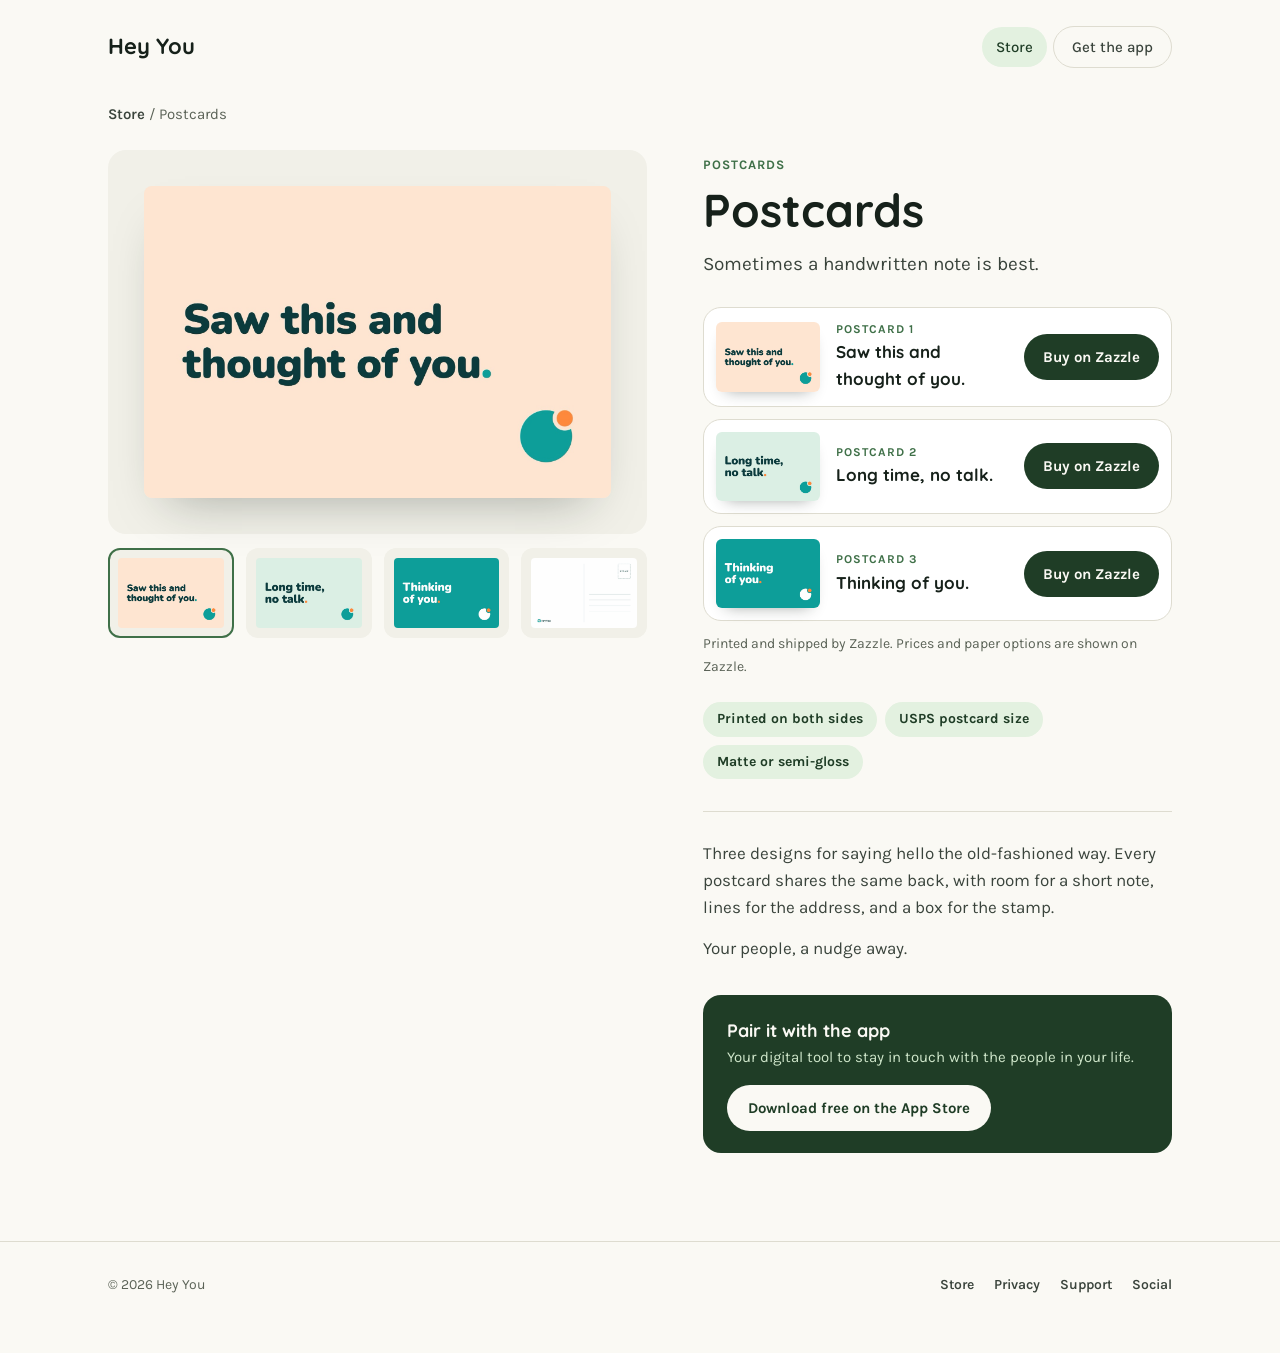
<file: store/postcards/index.html>
<!DOCTYPE html>
<html lang="en">
<head>
<meta charset="UTF-8">
<meta name="viewport" content="width=device-width, initial-scale=1.0">
<title>Postcards — Hey You Store</title>
<meta name="description" content="Hey You postcards in three designs: Saw this and thought of you, Long time, no talk, and Thinking of you.">
<meta property="og:title" content="Hey You Postcards">
<meta property="og:description" content="Sometimes a handwritten note is best.">
<meta property="og:image" content="https://get-hey-you.com/store/postcards/images/saw-this.jpg">
<meta property="og:url" content="https://get-hey-you.com/store/postcards/">
<link rel="preconnect" href="https://fonts.googleapis.com">
<link rel="preconnect" href="https://fonts.gstatic.com" crossorigin>
<link href="https://fonts.googleapis.com/css2?family=Quicksand:wght@500;600;700&family=Karla:wght@400;500;700&display=swap" rel="stylesheet">
<link rel="stylesheet" href="/store/store.css">
</head>
<body>

<header class="site-header">
  <div class="wrap">
    <a class="wordmark" href="/">Hey You</a>
    <nav class="site-nav" aria-label="Main">
      <a class="nav-link" href="/store/" aria-current="page">Store</a>
      <a class="header-link" href="https://apps.apple.com/us/app/hey-you-call-me-back/id6810311287" target="_blank" rel="noopener">Get the app</a>
    </nav>
  </div>
</header>

<main>
  <div class="wrap">

    <nav class="breadcrumb" aria-label="Breadcrumb">
      <a href="/store/">Store</a> / Postcards
    </nav>

    <div class="product">

      <div class="gallery">
        <div class="gallery__main">
          <img id="gallery-main" src="images/saw-this.jpg" width="1600" height="1067" alt="Postcard 1: peach postcard that reads Saw this and thought of you">
        </div>
        <div class="gallery__thumbs">
          <button class="gallery__thumb" type="button" data-design="saw-this" aria-pressed="true" data-src="images/saw-this.jpg" data-w="1600" data-h="1067" data-alt="Postcard 1: peach postcard that reads Saw this and thought of you">
            <img src="images/saw-this.jpg" width="1600" height="1067" alt="" loading="lazy">
          </button>
          <button class="gallery__thumb" type="button" data-design="long-time" aria-pressed="false" data-src="images/long-time.jpg" data-w="1600" data-h="1067" data-alt="Postcard 2: mint postcard that reads Long time, no talk">
            <img src="images/long-time.jpg" width="1600" height="1067" alt="" loading="lazy">
          </button>
          <button class="gallery__thumb" type="button" data-design="thinking-of-you" aria-pressed="false" data-src="images/thinking-of-you.jpg" data-w="1600" data-h="1067" data-alt="Postcard 3: teal postcard that reads Thinking of you">
            <img src="images/thinking-of-you.jpg" width="1600" height="1067" alt="" loading="lazy">
          </button>
          <button class="gallery__thumb" type="button" aria-pressed="false" data-src="images/back.jpg" data-w="1600" data-h="1067" data-alt="The back of every Hey You postcard, with space for a message, address lines, and a stamp box">
            <img src="images/back.jpg" width="1600" height="1067" alt="" loading="lazy">
          </button>
        </div>
      </div>

      <div class="product__info">
        <span class="product__kind">Postcards</span>
        <h1 class="product__name">Postcards</h1>
        <p class="product__tagline">Sometimes a handwritten note is best.</p>

        <div class="designs">
          <div class="design">
            <img class="design__img" src="images/saw-this.jpg" width="1600" height="1067" alt="" loading="lazy">
            <div class="design__text">
              <span class="design__label">Postcard 1</span>
              <span class="design__name">Saw this and thought of you.</span>
            </div>
            <a class="btn btn--primary" href="https://www.zazzle.com/postcard_1-256266147949780179" target="_blank" rel="noopener">Buy on Zazzle</a>
          </div>
          <div class="design">
            <img class="design__img" src="images/long-time.jpg" width="1600" height="1067" alt="" loading="lazy">
            <div class="design__text">
              <span class="design__label">Postcard 2</span>
              <span class="design__name">Long time, no talk.</span>
            </div>
            <a class="btn btn--primary" href="https://www.zazzle.com/postcard_2-256171429365407275" target="_blank" rel="noopener">Buy on Zazzle</a>
          </div>
          <div class="design">
            <img class="design__img" src="images/thinking-of-you.jpg" width="1600" height="1067" alt="" loading="lazy">
            <div class="design__text">
              <span class="design__label">Postcard 3</span>
              <span class="design__name">Thinking of you.</span>
            </div>
            <a class="btn btn--primary" href="https://www.zazzle.com/postcard_3-256445507974646557" target="_blank" rel="noopener">Buy on Zazzle</a>
          </div>
        </div>
        <p class="product__note">Printed and shipped by Zazzle. Prices and paper options are shown on Zazzle.</p>

        <ul class="product__facts" aria-label="Details">
          <li>Printed on both sides</li>
          <li>USPS postcard size</li>
          <li>Matte or semi-gloss</li>
        </ul>

        <div class="product__desc">
          <p>Three designs for saying hello the old-fashioned way. Every postcard shares the same back, with room for a short note, lines for the address, and a box for the stamp.</p>
          <p>Your people, a nudge away.</p>
        </div>

        <div class="pair-card">
          <div>
            <p class="pair-card__title">Pair it with the app</p>
            <p class="pair-card__text">Your digital tool to stay in touch with the people in your life.</p>
          </div>
          <a class="btn" href="https://apps.apple.com/us/app/hey-you-call-me-back/id6810311287" target="_blank" rel="noopener">Download free on the App Store</a>
        </div>
      </div>

    </div>
  </div>
</main>

<footer class="site-footer">
  <div class="wrap">
    <span>&copy; 2026 Hey You</span>
    <span class="footer-links">
      <a href="/store/">Store</a>
      <a href="/privacy/">Privacy</a>
      <a href="/support/">Support</a>
      <a href="/links/">Social</a>
    </span>
  </div>
</footer>

<script src="/store/gallery.js"></script>

</body>
</html>
</file>
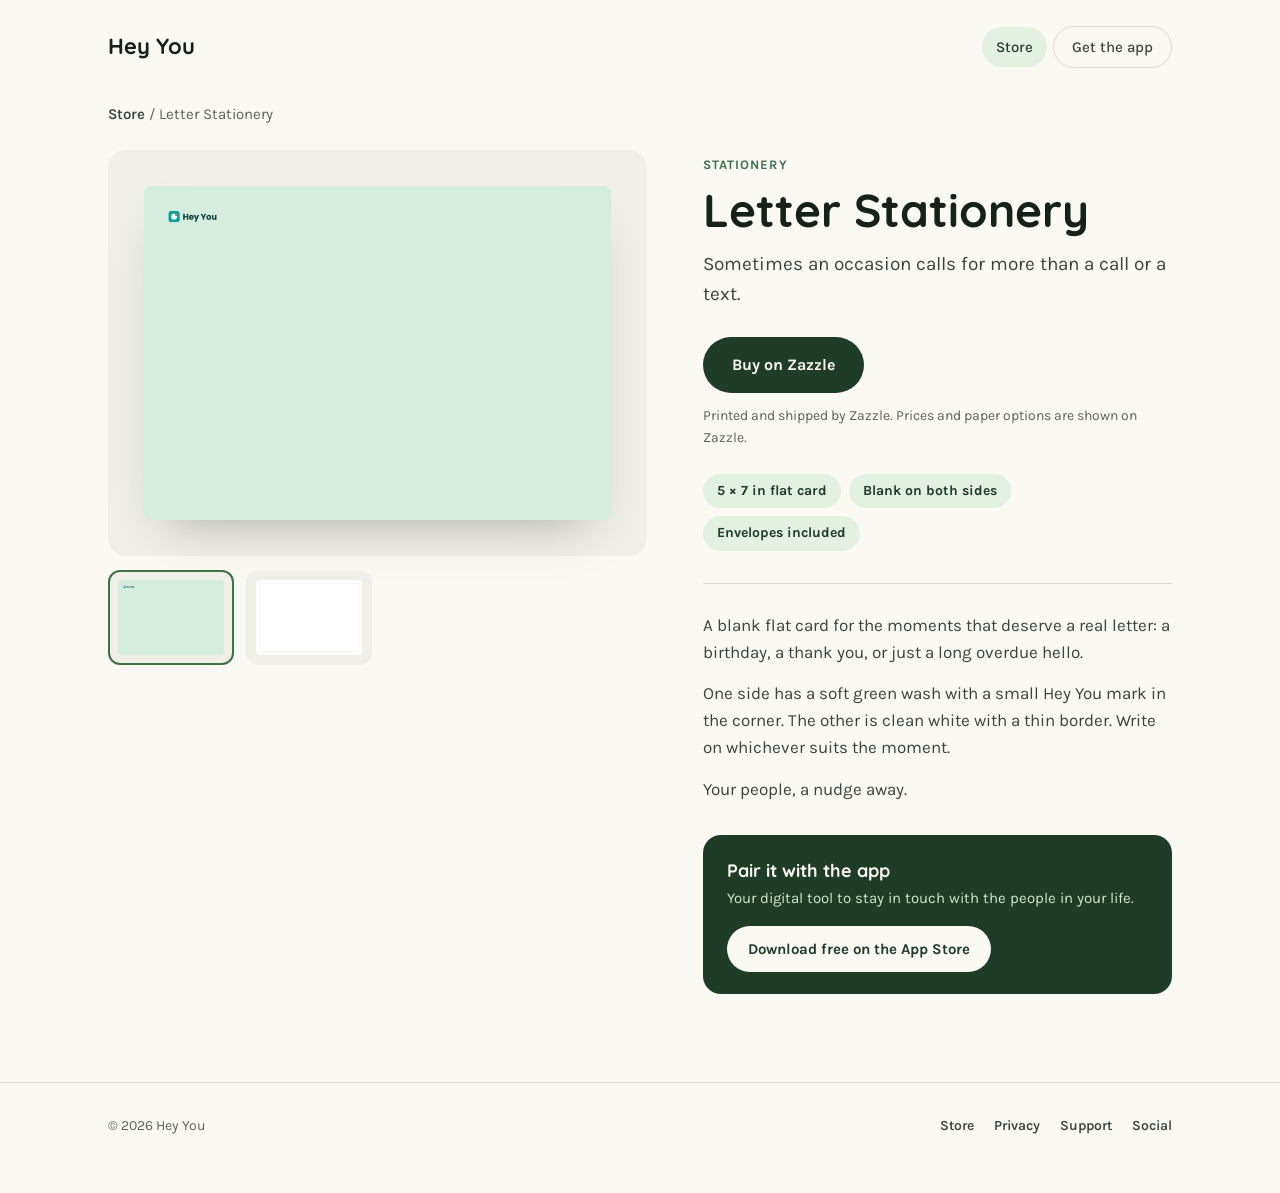
<file: store/stationery/index.html>
<!DOCTYPE html>
<html lang="en">
<head>
<meta charset="UTF-8">
<meta name="viewport" content="width=device-width, initial-scale=1.0">
<title>Letter Stationery — Hey You Store</title>
<meta name="description" content="Blank Hey You letter stationery: a 5 × 7 in flat card with a soft green side and a clean white side, envelopes included.">
<meta property="og:title" content="Hey You Letter Stationery">
<meta property="og:description" content="Sometimes an occasion calls for more than a call or a text.">
<meta property="og:image" content="https://get-hey-you.com/store/stationery/images/green-side.jpg">
<meta property="og:url" content="https://get-hey-you.com/store/stationery/">
<link rel="preconnect" href="https://fonts.googleapis.com">
<link rel="preconnect" href="https://fonts.gstatic.com" crossorigin>
<link href="https://fonts.googleapis.com/css2?family=Quicksand:wght@500;600;700&family=Karla:wght@400;500;700&display=swap" rel="stylesheet">
<link rel="stylesheet" href="/store/store.css">
</head>
<body>

<header class="site-header">
  <div class="wrap">
    <a class="wordmark" href="/">Hey You</a>
    <nav class="site-nav" aria-label="Main">
      <a class="nav-link" href="/store/" aria-current="page">Store</a>
      <a class="header-link" href="https://apps.apple.com/us/app/hey-you-call-me-back/id6810311287" target="_blank" rel="noopener">Get the app</a>
    </nav>
  </div>
</header>

<main>
  <div class="wrap">

    <nav class="breadcrumb" aria-label="Breadcrumb">
      <a href="/store/">Store</a> / Letter Stationery
    </nav>

    <div class="product">

      <div class="gallery">
        <div class="gallery__main">
          <img id="gallery-main" src="images/green-side.jpg" width="1600" height="1143" alt="The green side of the Hey You letter stationery, with a small Hey You mark in the corner">
        </div>
        <div class="gallery__thumbs">
          <button class="gallery__thumb" type="button" aria-pressed="true" data-src="images/green-side.jpg" data-w="1600" data-h="1143" data-alt="The green side of the Hey You letter stationery, with a small Hey You mark in the corner">
            <img src="images/green-side.jpg" width="1600" height="1143" alt="" loading="lazy">
          </button>
          <button class="gallery__thumb" type="button" aria-pressed="false" data-src="images/white-side.jpg" data-w="1600" data-h="1143" data-alt="The white side of the Hey You letter stationery, blank inside a thin border">
            <img src="images/white-side.jpg" width="1600" height="1143" alt="" loading="lazy">
          </button>
        </div>
      </div>

      <div class="product__info">
        <span class="product__kind">Stationery</span>
        <h1 class="product__name">Letter Stationery</h1>
        <p class="product__tagline">Sometimes an occasion calls for more than a call or a text.</p>

        <div class="product__buy">
          <a class="btn btn--primary" href="https://www.zazzle.com/stationary_invitation-256590686589135678" target="_blank" rel="noopener">Buy on Zazzle</a>
        </div>
        <p class="product__note">Printed and shipped by Zazzle. Prices and paper options are shown on Zazzle.</p>

        <ul class="product__facts" aria-label="Details">
          <li>5 × 7 in flat card</li>
          <li>Blank on both sides</li>
          <li>Envelopes included</li>
        </ul>

        <div class="product__desc">
          <p>A blank flat card for the moments that deserve a real letter: a birthday, a thank you, or just a long overdue hello.</p>
          <p>One side has a soft green wash with a small Hey You mark in the corner. The other is clean white with a thin border. Write on whichever suits the moment.</p>
          <p>Your people, a nudge away.</p>
        </div>

        <div class="pair-card">
          <div>
            <p class="pair-card__title">Pair it with the app</p>
            <p class="pair-card__text">Your digital tool to stay in touch with the people in your life.</p>
          </div>
          <a class="btn" href="https://apps.apple.com/us/app/hey-you-call-me-back/id6810311287" target="_blank" rel="noopener">Download free on the App Store</a>
        </div>
      </div>

    </div>
  </div>
</main>

<footer class="site-footer">
  <div class="wrap">
    <span>&copy; 2026 Hey You</span>
    <span class="footer-links">
      <a href="/store/">Store</a>
      <a href="/privacy/">Privacy</a>
      <a href="/support/">Support</a>
      <a href="/links/">Social</a>
    </span>
  </div>
</footer>

<script src="/store/gallery.js"></script>

</body>
</html>
</file>
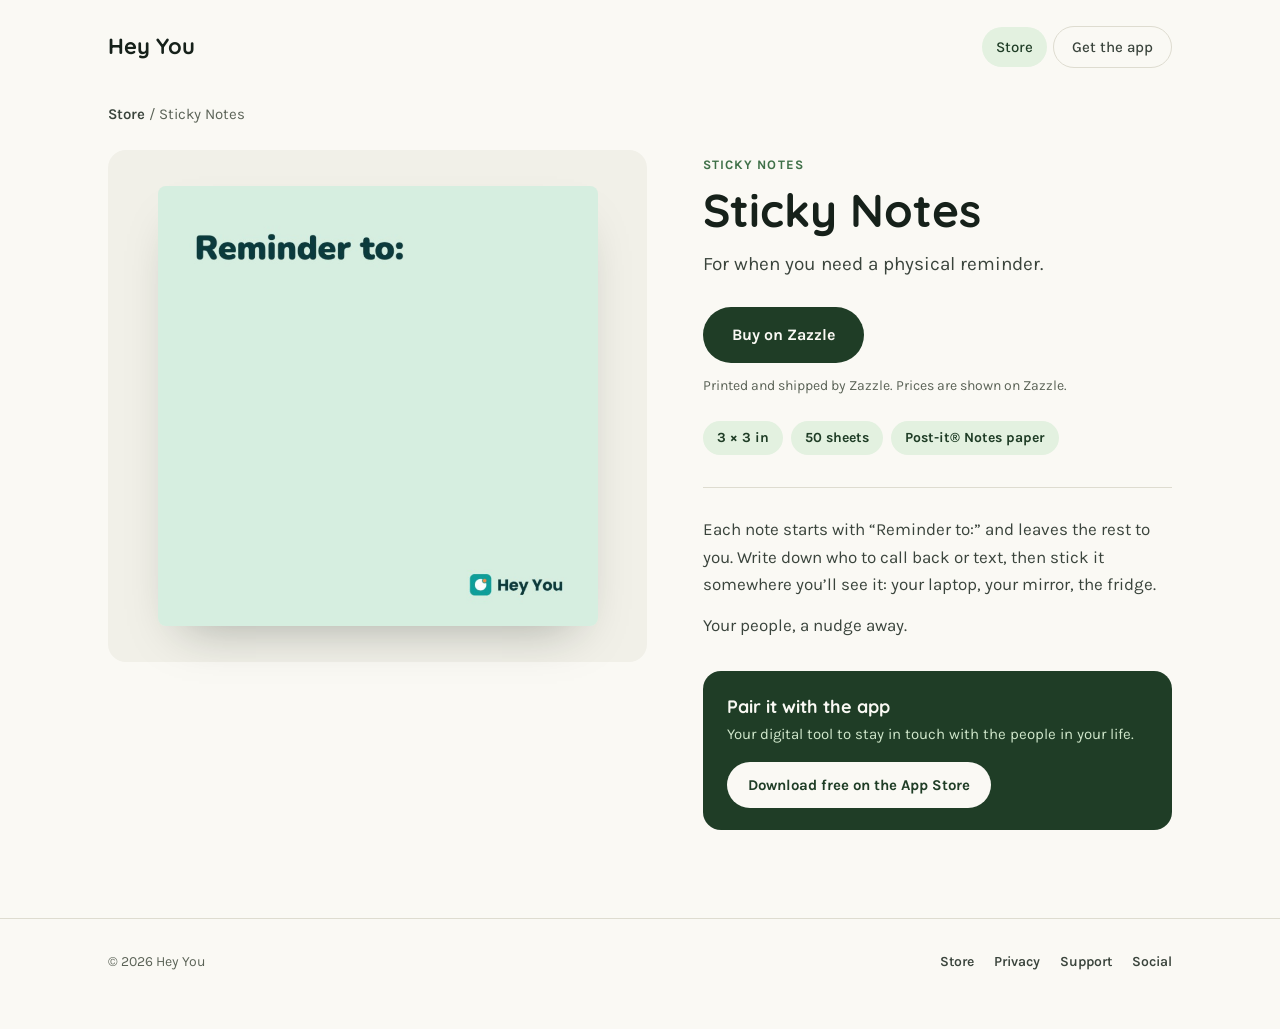
<file: store/sticky-notes/index.html>
<!DOCTYPE html>
<html lang="en">
<head>
<meta charset="UTF-8">
<meta name="viewport" content="width=device-width, initial-scale=1.0">
<title>Sticky Notes — Hey You Store</title>
<meta name="description" content="Hey You sticky notes: 3 × 3 in Post-it® Notes that start with “Reminder to:” for when you need a physical reminder.">
<meta property="og:title" content="Hey You Sticky Notes">
<meta property="og:description" content="Sticky notes for when you need a physical reminder.">
<meta property="og:image" content="https://get-hey-you.com/store/sticky-notes/images/sticky-note.jpg">
<meta property="og:url" content="https://get-hey-you.com/store/sticky-notes/">
<link rel="preconnect" href="https://fonts.googleapis.com">
<link rel="preconnect" href="https://fonts.gstatic.com" crossorigin>
<link href="https://fonts.googleapis.com/css2?family=Quicksand:wght@500;600;700&family=Karla:wght@400;500;700&display=swap" rel="stylesheet">
<link rel="stylesheet" href="/store/store.css">
</head>
<body>

<header class="site-header">
  <div class="wrap">
    <a class="wordmark" href="/">Hey You</a>
    <nav class="site-nav" aria-label="Main">
      <a class="nav-link" href="/store/" aria-current="page">Store</a>
      <a class="header-link" href="https://apps.apple.com/us/app/hey-you-call-me-back/id6810311287" target="_blank" rel="noopener">Get the app</a>
    </nav>
  </div>
</header>

<main>
  <div class="wrap">

    <nav class="breadcrumb" aria-label="Breadcrumb">
      <a href="/store/">Store</a> / Sticky Notes
    </nav>

    <div class="product">

      <div class="gallery">
        <div class="gallery__main gallery__main--square">
          <img id="gallery-main" src="images/sticky-note.jpg" width="1600" height="1600" alt="A green Hey You sticky note that reads Reminder to:, with the Hey You logo in the corner">
        </div>
      </div>

      <div class="product__info">
        <span class="product__kind">Sticky notes</span>
        <h1 class="product__name">Sticky Notes</h1>
        <p class="product__tagline">For when you need a physical reminder.</p>

        <div class="product__buy">
          <a class="btn btn--primary" href="https://www.zazzle.com/sticky_notes-256410538595610584" target="_blank" rel="noopener">Buy on Zazzle</a>
        </div>
        <p class="product__note">Printed and shipped by Zazzle. Prices are shown on Zazzle.</p>

        <ul class="product__facts" aria-label="Details">
          <li>3 × 3 in</li>
          <li>50 sheets</li>
          <li>Post-it® Notes paper</li>
        </ul>

        <div class="product__desc">
          <p>Each note starts with “Reminder to:” and leaves the rest to you. Write down who to call back or text, then stick it somewhere you’ll see it: your laptop, your mirror, the fridge.</p>
          <p>Your people, a nudge away.</p>
        </div>

        <div class="pair-card">
          <div>
            <p class="pair-card__title">Pair it with the app</p>
            <p class="pair-card__text">Your digital tool to stay in touch with the people in your life.</p>
          </div>
          <a class="btn" href="https://apps.apple.com/us/app/hey-you-call-me-back/id6810311287" target="_blank" rel="noopener">Download free on the App Store</a>
        </div>
      </div>

    </div>
  </div>
</main>

<footer class="site-footer">
  <div class="wrap">
    <span>&copy; 2026 Hey You</span>
    <span class="footer-links">
      <a href="/store/">Store</a>
      <a href="/privacy/">Privacy</a>
      <a href="/support/">Support</a>
      <a href="/links/">Social</a>
    </span>
  </div>
</footer>

</body>
</html>
</file>
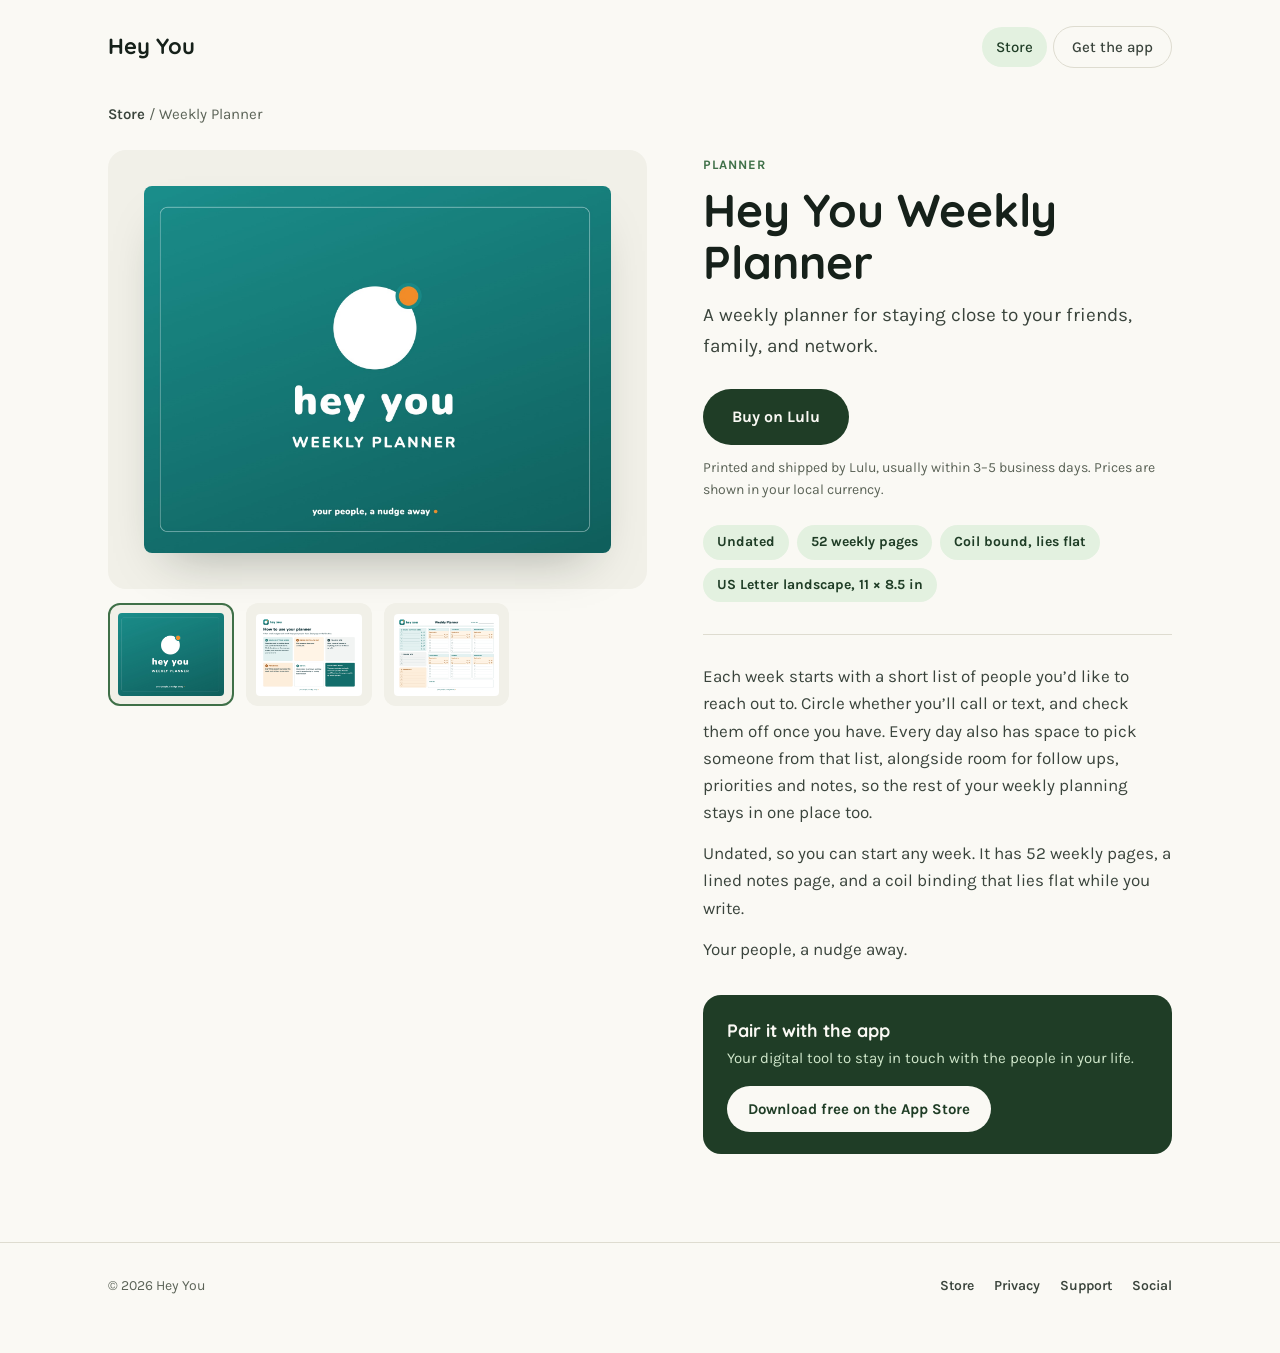
<file: store/weekly-planner/index.html>
<!DOCTYPE html>
<html lang="en">
<head>
<meta charset="UTF-8">
<meta name="viewport" content="width=device-width, initial-scale=1.0">
<title>Weekly Planner — Hey You Store</title>
<meta name="description" content="An undated, coil-bound weekly planner for staying close to your friends, family, and network. 52 weekly pages, US Letter landscape.">
<meta property="og:title" content="Hey You Weekly Planner">
<meta property="og:description" content="A weekly planner for staying close to your friends, family, and network.">
<meta property="og:image" content="https://get-hey-you.com/store/weekly-planner/images/cover.jpg">
<meta property="og:url" content="https://get-hey-you.com/store/weekly-planner/">
<link rel="preconnect" href="https://fonts.googleapis.com">
<link rel="preconnect" href="https://fonts.gstatic.com" crossorigin>
<link href="https://fonts.googleapis.com/css2?family=Quicksand:wght@500;600;700&family=Karla:wght@400;500;700&display=swap" rel="stylesheet">
<link rel="stylesheet" href="/store/store.css">
</head>
<body>

<header class="site-header">
  <div class="wrap">
    <a class="wordmark" href="/">Hey You</a>
    <nav class="site-nav" aria-label="Main">
      <a class="nav-link" href="/store/" aria-current="page">Store</a>
      <a class="header-link" href="https://apps.apple.com/us/app/hey-you-call-me-back/id6810311287" target="_blank" rel="noopener">Get the app</a>
    </nav>
  </div>
</header>

<main>
  <div class="wrap">

    <nav class="breadcrumb" aria-label="Breadcrumb">
      <a href="/store/">Store</a> / Weekly Planner
    </nav>

    <div class="product">

      <div class="gallery">
        <div class="gallery__main">
          <img id="gallery-main" src="images/cover.jpg" width="1600" height="1258" alt="Hey You Weekly Planner cover">
        </div>
        <div class="gallery__thumbs">
          <button class="gallery__thumb" type="button" aria-pressed="true" data-src="images/cover.jpg" data-w="1600" data-h="1258" data-alt="Hey You Weekly Planner cover">
            <img src="images/cover.jpg" width="1600" height="1258" alt="" loading="lazy">
          </button>
          <button class="gallery__thumb" type="button" aria-pressed="false" data-src="images/how-to.jpg" data-w="1600" data-h="1236" data-alt="The planner's How to use your planner page, explaining each section">
            <img src="images/how-to.jpg" width="1600" height="1236" alt="" loading="lazy">
          </button>
          <button class="gallery__thumb" type="button" aria-pressed="false" data-src="images/weekly-page.jpg" data-w="1600" data-h="1236" data-alt="A weekly page with Reach out this week, Follow ups, Priorities, a Reach out to list for each day, and Notes">
            <img src="images/weekly-page.jpg" width="1600" height="1236" alt="" loading="lazy">
          </button>
        </div>
      </div>

      <div class="product__info">
        <span class="product__kind">Planner</span>
        <h1 class="product__name">Hey You Weekly Planner</h1>
        <p class="product__tagline">A weekly planner for staying close to your friends, family, and network.</p>

        <div class="product__buy">
          <a class="btn btn--primary" href="https://www.lulu.com/shop/hey-you/weekly-planner/paperback/product-rmqw565.html" target="_blank" rel="noopener">Buy on Lulu</a>
        </div>
        <p class="product__note">Printed and shipped by Lulu, usually within 3–5 business days. Prices are shown in your local currency.</p>

        <ul class="product__facts" aria-label="Details">
          <li>Undated</li>
          <li>52 weekly pages</li>
          <li>Coil bound, lies flat</li>
          <li>US Letter landscape, 11 × 8.5 in</li>
        </ul>

        <div class="product__desc">
          <p>Each week starts with a short list of people you’d like to reach out to. Circle whether you’ll call or text, and check them off once you have. Every day also has space to pick someone from that list, alongside room for follow ups, priorities and notes, so the rest of your weekly planning stays in one place too.</p>
          <p>Undated, so you can start any week. It has 52 weekly pages, a lined notes page, and a coil binding that lies flat while you write.</p>
          <p>Your people, a nudge away.</p>
        </div>

        <div class="pair-card">
          <div>
            <p class="pair-card__title">Pair it with the app</p>
            <p class="pair-card__text">Your digital tool to stay in touch with the people in your life.</p>
          </div>
          <a class="btn" href="https://apps.apple.com/us/app/hey-you-call-me-back/id6810311287" target="_blank" rel="noopener">Download free on the App Store</a>
        </div>
      </div>

    </div>
  </div>
</main>

<footer class="site-footer">
  <div class="wrap">
    <span>&copy; 2026 Hey You</span>
    <span class="footer-links">
      <a href="/store/">Store</a>
      <a href="/privacy/">Privacy</a>
      <a href="/support/">Support</a>
      <a href="/links/">Social</a>
    </span>
  </div>
</footer>

<script src="/store/gallery.js"></script>

</body>
</html>
</file>
<file: store/store.css>
/* Shared styles for /store/ and every product page under it.
   Tokens match index.html. To add a product, copy store/weekly-planner/,
   then add a card for it in store/index.html. */

:root {
  --paper: #FAF9F4;
  --paper-dim: #F1F0E8;
  --ink: #16211A;
  --ink-soft: #3A443C;
  --stone: #5B6357;
  --forest-700: #1F3D26;
  --forest-600: #2C5233;
  --forest-500: #3F7048;
  --mint-100: #E3F1E0;
  --mint-200: #D0E7CB;
  --line: #DEDCD0;
  --max: 1120px;
  --radius-lg: 28px;
  --radius-md: 18px;
  --shadow: 0 24px 48px -24px rgba(22, 33, 26, 0.35);
}

* { box-sizing: border-box; }

body {
  margin: 0;
  background: var(--paper);
  color: var(--ink);
  font-family: 'Karla', -apple-system, BlinkMacSystemFont, sans-serif;
  font-size: 17px;
  line-height: 1.6;
  -webkit-font-smoothing: antialiased;
}

h1, h2, h3 {
  font-family: 'Quicksand', -apple-system, sans-serif;
  font-weight: 700;
  color: var(--ink);
  margin: 0;
  line-height: 1.12;
}

p { margin: 0; }
a { color: inherit; }
img { max-width: 100%; display: block; height: auto; }

.wrap {
  max-width: var(--max);
  margin: 0 auto;
  padding: 0 28px;
}

@media (max-width: 600px) {
  .wrap { padding: 0 16px; }
}

/* ---------- header ---------- */

.site-header { padding: 26px 0; }

.site-header .wrap {
  display: flex;
  align-items: center;
  justify-content: space-between;
  gap: 16px;
}

.wordmark {
  font-family: 'Quicksand', sans-serif;
  font-weight: 700;
  font-size: 22px;
  text-decoration: none;
  color: var(--ink);
}

.site-nav {
  display: flex;
  align-items: center;
  gap: 6px;
}

.nav-link {
  text-decoration: none;
  font-weight: 500;
  font-size: 15px;
  color: var(--ink-soft);
  padding: 8px 14px;
  border-radius: 999px;
}

.nav-link:hover,
.nav-link:focus-visible { color: var(--forest-700); }

.nav-link[aria-current="page"] {
  color: var(--forest-700);
  background: var(--mint-100);
}

.header-link {
  text-decoration: none;
  font-weight: 500;
  font-size: 15px;
  color: var(--ink-soft);
  padding: 8px 18px;
  border: 1px solid var(--line);
  border-radius: 999px;
  transition: border-color 0.15s ease, color 0.15s ease;
}

.header-link:hover,
.header-link:focus-visible {
  border-color: var(--forest-500);
  color: var(--forest-700);
}

/* ---------- buttons ---------- */

.btn {
  display: inline-flex;
  align-items: center;
  justify-content: center;
  gap: 8px;
  font-family: 'Karla', sans-serif;
  font-weight: 700;
  font-size: 16px;
  padding: 14px 28px;
  border-radius: 999px;
  text-decoration: none;
  cursor: pointer;
  border: 1px solid transparent;
  transition: transform 0.15s ease, background 0.15s ease, border-color 0.15s ease;
}

.btn:hover { transform: translateY(-1px); }

.btn--primary {
  background: var(--forest-700);
  color: var(--paper);
}

.btn--primary:hover,
.btn--primary:focus-visible { background: var(--forest-600); }

.btn--ghost {
  background: transparent;
  color: var(--ink);
  border-color: var(--line);
}

.btn--ghost:hover,
.btn--ghost:focus-visible {
  border-color: var(--forest-500);
  color: var(--forest-700);
}

.btn:focus-visible,
.nav-link:focus-visible,
.header-link:focus-visible,
.product-card:focus-visible,
.gallery__thumb:focus-visible {
  outline: 2px solid var(--forest-500);
  outline-offset: 3px;
}

/* ---------- store intro ---------- */

.store-intro {
  padding: 40px 0 56px;
  background: linear-gradient(180deg, var(--mint-100) 0%, var(--paper) 100%);
}

.store-intro__title {
  font-size: clamp(40px, 7vw, 64px);
  letter-spacing: -0.01em;
}

.store-intro__text {
  margin-top: 14px;
  max-width: 46ch;
  font-size: clamp(18px, 2.4vw, 20px);
  color: var(--ink-soft);
}

/* ---------- product grid ---------- */

.store-grid-section { padding: 8px 0 96px; }

.product-grid {
  display: grid;
  grid-template-columns: repeat(auto-fill, minmax(min(100%, 300px), 1fr));
  gap: 28px;
}

.product-card {
  display: flex;
  flex-direction: column;
  text-decoration: none;
  color: inherit;
  background: #fff;
  border: 1px solid var(--line);
  border-radius: var(--radius-md);
  overflow: hidden;
  transition: transform 0.18s ease, box-shadow 0.18s ease, border-color 0.18s ease;
}

.product-card:hover {
  transform: translateY(-3px);
  box-shadow: var(--shadow);
  border-color: transparent;
}

.product-card__media {
  container-type: inline-size;
  aspect-ratio: 4 / 3;
  background: var(--paper-dim);
  display: flex;
  align-items: center;
  justify-content: center;
  padding: 28px;
}

.product-card__media img {
  width: auto;
  max-width: 100%;
  /* Inner height of the 4:3 frame: 3/4 of (inner width + 56px padding) - 56px */
  max-height: calc(75cqw - 14px);
  border-radius: 6px;
  box-shadow: 0 14px 28px -14px rgba(22, 33, 26, 0.45);
}

.product-card__body {
  padding: 20px 22px 24px;
  display: flex;
  flex-direction: column;
  gap: 6px;
  flex: 1;
}

.product-card__kind {
  font-size: 13px;
  font-weight: 700;
  letter-spacing: 0.08em;
  text-transform: uppercase;
  color: var(--forest-500);
}

.product-card__name { font-size: 22px; }

.product-card__blurb {
  color: var(--stone);
  font-size: 16px;
}

.product-card__cta {
  margin-top: auto;
  padding-top: 14px;
  font-weight: 700;
  color: var(--forest-700);
}

.product-card--soon {
  border-style: dashed;
  background: transparent;
  justify-content: center;
  align-items: center;
  text-align: center;
  padding: 40px 28px;
  min-height: 260px;
}

.product-card--soon:hover {
  transform: none;
  box-shadow: none;
  border-color: var(--line);
}

.product-card--soon .product-card__name { font-size: 20px; }

/* ---------- product page ---------- */

.breadcrumb {
  font-size: 15px;
  color: var(--stone);
  padding: 8px 0 24px;
}

.breadcrumb a {
  color: var(--ink-soft);
  text-decoration: none;
  font-weight: 600;
}

.breadcrumb a:hover { color: var(--forest-700); }

.product {
  display: grid;
  grid-template-columns: 1.15fr 1fr;
  gap: 56px;
  align-items: start;
  padding-bottom: 88px;
}

@media (max-width: 880px) {
  .product {
    grid-template-columns: 1fr;
    gap: 36px;
  }
}

.gallery__main {
  background: var(--paper-dim);
  border-radius: var(--radius-md);
  padding: clamp(16px, 4vw, 36px);
}

.gallery__main img {
  width: 100%;
  border-radius: 8px;
  box-shadow: var(--shadow);
}

.gallery__main--square img {
  max-width: 440px;
  margin: 0 auto;
}

/* Up to four thumbnails per row, each a quarter of the width. */
.gallery__thumbs {
  margin-top: 14px;
  display: flex;
  flex-wrap: wrap;
  gap: 12px;
}

.gallery__thumbs .gallery__thumb {
  flex: 0 0 calc((100% - 36px) / 4);
}

.gallery__thumb {
  padding: 8px;
  background: var(--paper-dim);
  border: 2px solid transparent;
  border-radius: 12px;
  cursor: pointer;
}

.gallery__thumb img { border-radius: 4px; }

.gallery__thumb[aria-pressed="true"] { border-color: var(--forest-500); }

.product__kind {
  font-size: 13px;
  font-weight: 700;
  letter-spacing: 0.08em;
  text-transform: uppercase;
  color: var(--forest-500);
}

.product__name {
  margin-top: 8px;
  font-size: clamp(34px, 5vw, 46px);
}

.product__tagline {
  margin-top: 12px;
  font-size: 19px;
  color: var(--ink-soft);
}

.product__buy {
  margin-top: 28px;
  display: flex;
  flex-wrap: wrap;
  gap: 12px;
  align-items: center;
}

.product__note {
  margin-top: 12px;
  font-size: 14px;
  color: var(--stone);
}

.product__desc {
  margin-top: 32px;
  padding-top: 28px;
  border-top: 1px solid var(--line);
  display: flex;
  flex-direction: column;
  gap: 14px;
  color: var(--ink-soft);
}

.product__facts {
  margin: 24px 0 0;
  padding: 0;
  list-style: none;
  display: flex;
  flex-wrap: wrap;
  gap: 8px;
}

.product__facts li {
  font-size: 14px;
  font-weight: 700;
  color: var(--forest-700);
  background: var(--mint-100);
  padding: 6px 14px;
  border-radius: 999px;
}

.pair-card {
  margin-top: 32px;
  padding: 22px 24px;
  border-radius: var(--radius-md);
  background: var(--forest-700);
  color: var(--paper);
  display: flex;
  flex-wrap: wrap;
  gap: 16px;
  align-items: center;
  justify-content: space-between;
}

.pair-card__title {
  font-family: 'Quicksand', sans-serif;
  font-weight: 700;
  font-size: 18px;
}

.pair-card__text {
  color: var(--mint-200);
  font-size: 15px;
}

.pair-card .btn {
  background: var(--paper);
  color: var(--forest-700);
  padding: 10px 20px;
  font-size: 15px;
}

.pair-card .btn:hover { background: var(--mint-100); }

/* ---------- design picker (products with several designs) ---------- */

.designs {
  margin-top: 28px;
  display: flex;
  flex-direction: column;
  gap: 12px;
}

.design {
  display: flex;
  align-items: center;
  gap: 16px;
  padding: 12px;
  background: #fff;
  border: 1px solid var(--line);
  border-radius: var(--radius-md);
}

.design__img {
  flex: none;
  width: 104px;
  border-radius: 6px;
  box-shadow: 0 8px 16px -10px rgba(22, 33, 26, 0.45);
}

.design__text { flex: 1; min-width: 0; }

.design__label {
  display: block;
  font-size: 12px;
  font-weight: 700;
  letter-spacing: 0.08em;
  text-transform: uppercase;
  color: var(--forest-500);
}

.design__name {
  font-family: 'Quicksand', sans-serif;
  font-weight: 700;
  font-size: 17px;
  line-height: 1.25;
}

.design .btn {
  flex: none;
  padding: 10px 18px;
  font-size: 15px;
}

@media (max-width: 480px) {
  .design { flex-wrap: wrap; }
  .design__img { width: 88px; }
  .design .btn { width: 100%; }
}

/* ---------- footer ---------- */

.site-footer {
  border-top: 1px solid var(--line);
  padding: 32px 0 56px;
}

.site-footer .wrap {
  display: flex;
  justify-content: space-between;
  align-items: center;
  flex-wrap: wrap;
  gap: 12px;
  font-size: 14px;
  color: var(--stone);
}

.site-footer a {
  text-decoration: none;
  color: var(--ink-soft);
  font-weight: 600;
}

.site-footer a:hover { color: var(--forest-700); }

.footer-links {
  display: flex;
  flex-wrap: wrap;
  gap: 8px 20px;
}

@media (max-width: 480px) {
  .header-link { display: none; }
}
</file>
<file: legal.css>
/* Shared styles for /privacy/ and /support/. Tokens match index.html. */
:root {
  --paper: #FAF9F4;
  --ink: #16211A;
  --ink-soft: #3A443C;
  --stone: #5B6357;
  --forest-700: #1F3D26;
  --forest-500: #3F7048;
  --mint-100: #E3F1E0;
  --line: #DEDCD0;
}

* { box-sizing: border-box; }

body {
  margin: 0;
  background: var(--paper);
  color: var(--ink);
  font-family: 'Karla', -apple-system, BlinkMacSystemFont, sans-serif;
  font-size: 17px;
  line-height: 1.6;
  -webkit-font-smoothing: antialiased;
}

h1, h2, h3 {
  font-family: 'Quicksand', -apple-system, sans-serif;
  font-weight: 700;
  line-height: 1.15;
}

a { color: var(--forest-700); font-weight: 600; }

.wrap {
  max-width: 720px;
  margin: 0 auto;
  padding: 0 16px;
}

.site-header { padding: 26px 0; }

.wordmark {
  font-family: 'Quicksand', sans-serif;
  font-weight: 700;
  font-size: 22px;
  text-decoration: none;
  color: var(--ink);
}

main { padding: 24px 0 48px; }

h1 { font-size: clamp(32px, 6vw, 44px); margin: 0 0 8px; }
h2 { font-size: 22px; margin: 40px 0 10px; }
h3 { font-size: 18px; margin: 28px 0 6px; }
p, ul { margin: 0 0 14px; color: var(--ink-soft); }
ul { padding-left: 1.2em; }
li { margin-bottom: 6px; }

.meta { color: var(--stone); font-size: 15px; }

.summary {
  background: var(--mint-100);
  border-radius: 18px;
  padding: 20px 24px;
  margin: 24px 0;
}
.summary ul { margin: 0; }

.site-footer {
  border-top: 1px solid var(--line);
  padding: 28px 0 48px;
  font-size: 14px;
  color: var(--stone);
}
.site-footer .wrap {
  display: flex;
  flex-wrap: wrap;
  gap: 8px 20px;
}
.site-footer a {
  color: var(--ink-soft);
  text-decoration: none;
}
.site-footer a:hover { color: var(--forest-700); }
</file>
